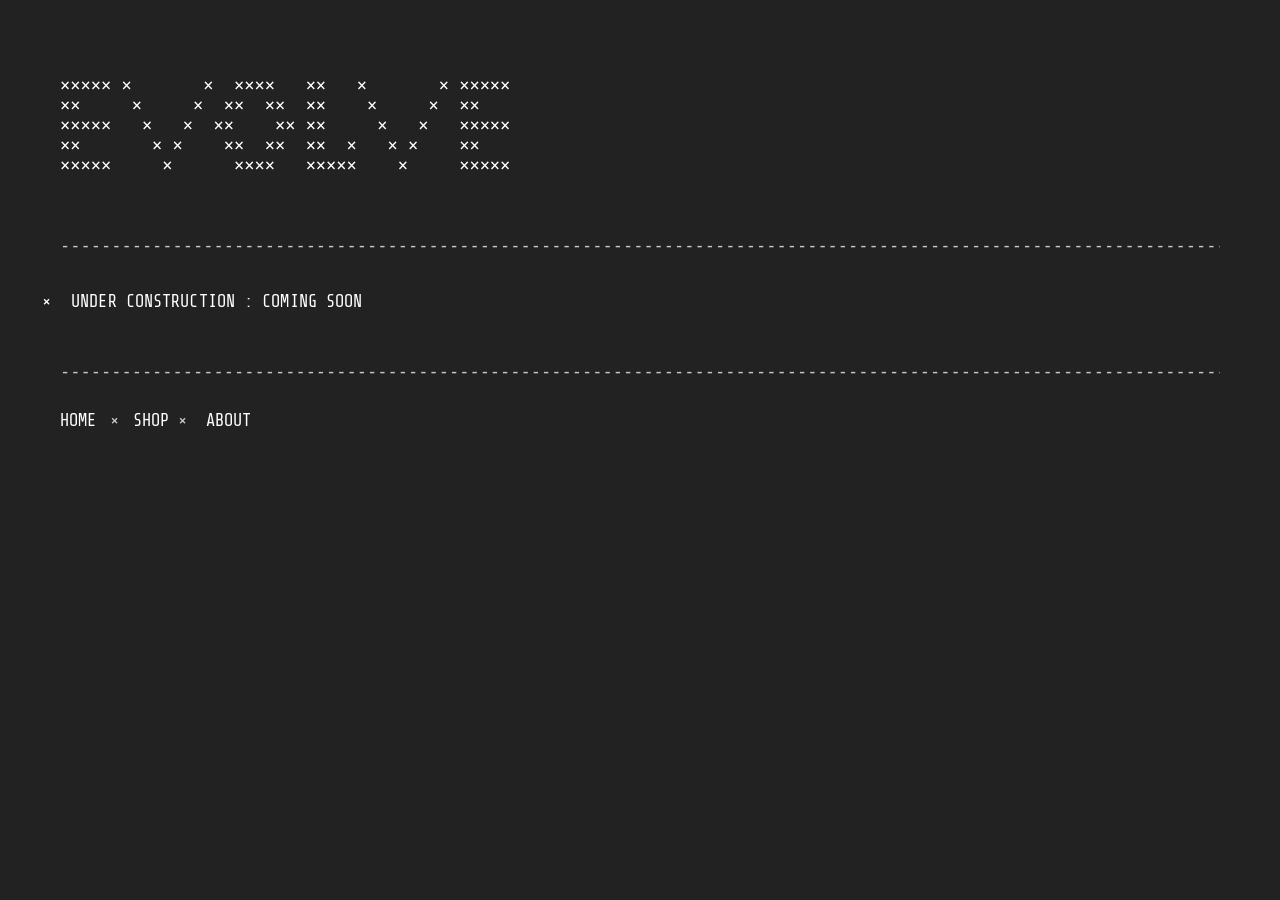
<file: evolvevr/index.html>
<!-- 
=============================
EVOLVE 
=============================
 -->

<!DOCTYPE html>
<html>
<head>
    <title>evolve</title>
    <!--link rel="shortcut icon" href="images/avatar.png"-->
    <link href='https://fonts.googleapis.com/css?family=Share+Tech+Mono' rel='stylesheet' type='text/css'>
    <link rel="stylesheet" type="text/css" href="css/style.css" media="screen">
</head>

<body>
    
    <div id="page">
        <div id="content">
        <div id="header"><pre>
<a class="node" href="">

&#215;&#215;&#215;&#215;&#215; &#215;       &#215;  &#215;&#215;&#215;&#215;   &#215;&#215;   &#215;       &#215; &#215;&#215;&#215;&#215;&#215;
&#215;&#215;     &#215;     &#215;  &#215;&#215;  &#215;&#215;  &#215;&#215;    &#215;     &#215;  &#215;&#215;  
&#215;&#215;&#215;&#215;&#215;   &#215;   &#215;  &#215;&#215;    &#215;&#215; &#215;&#215;     &#215;   &#215;   &#215;&#215;&#215;&#215;&#215;    
&#215;&#215;       &#215; &#215;    &#215;&#215;  &#215;&#215;  &#215;&#215;  &#215;   &#215; &#215;    &#215;&#215;
&#215;&#215;&#215;&#215;&#215;     &#215;      &#215;&#215;&#215;&#215;   &#215;&#215;&#215;&#215;&#215;    &#215;     &#215;&#215;&#215;&#215;&#215;  

</a> 

[base64]</pre>
            </div>
            
            <div id="list">
            
            <ul

                
                <li>
                    <a href="">
                        <span alt="highlight" class="important">&#215;</span><span class="notification"></span><span>UNDER CONSTRUCTION : COMING SOON</span>
                    </a>
                </li>

                

            </ul>
            </div>

            <div id="footer">
                <pre>[base64]</pre>
                <div class="filter">
                <a href="">HOME</a>

                <span class="footeritems">  &#215; </span>
                <a href="">SHOP</a>
                
                <span class="footdogs">  &#215; </span>
                <a target="_blank" href="">ABOUT</a>

                </div>

        </div>

</body>
</html>
</file>
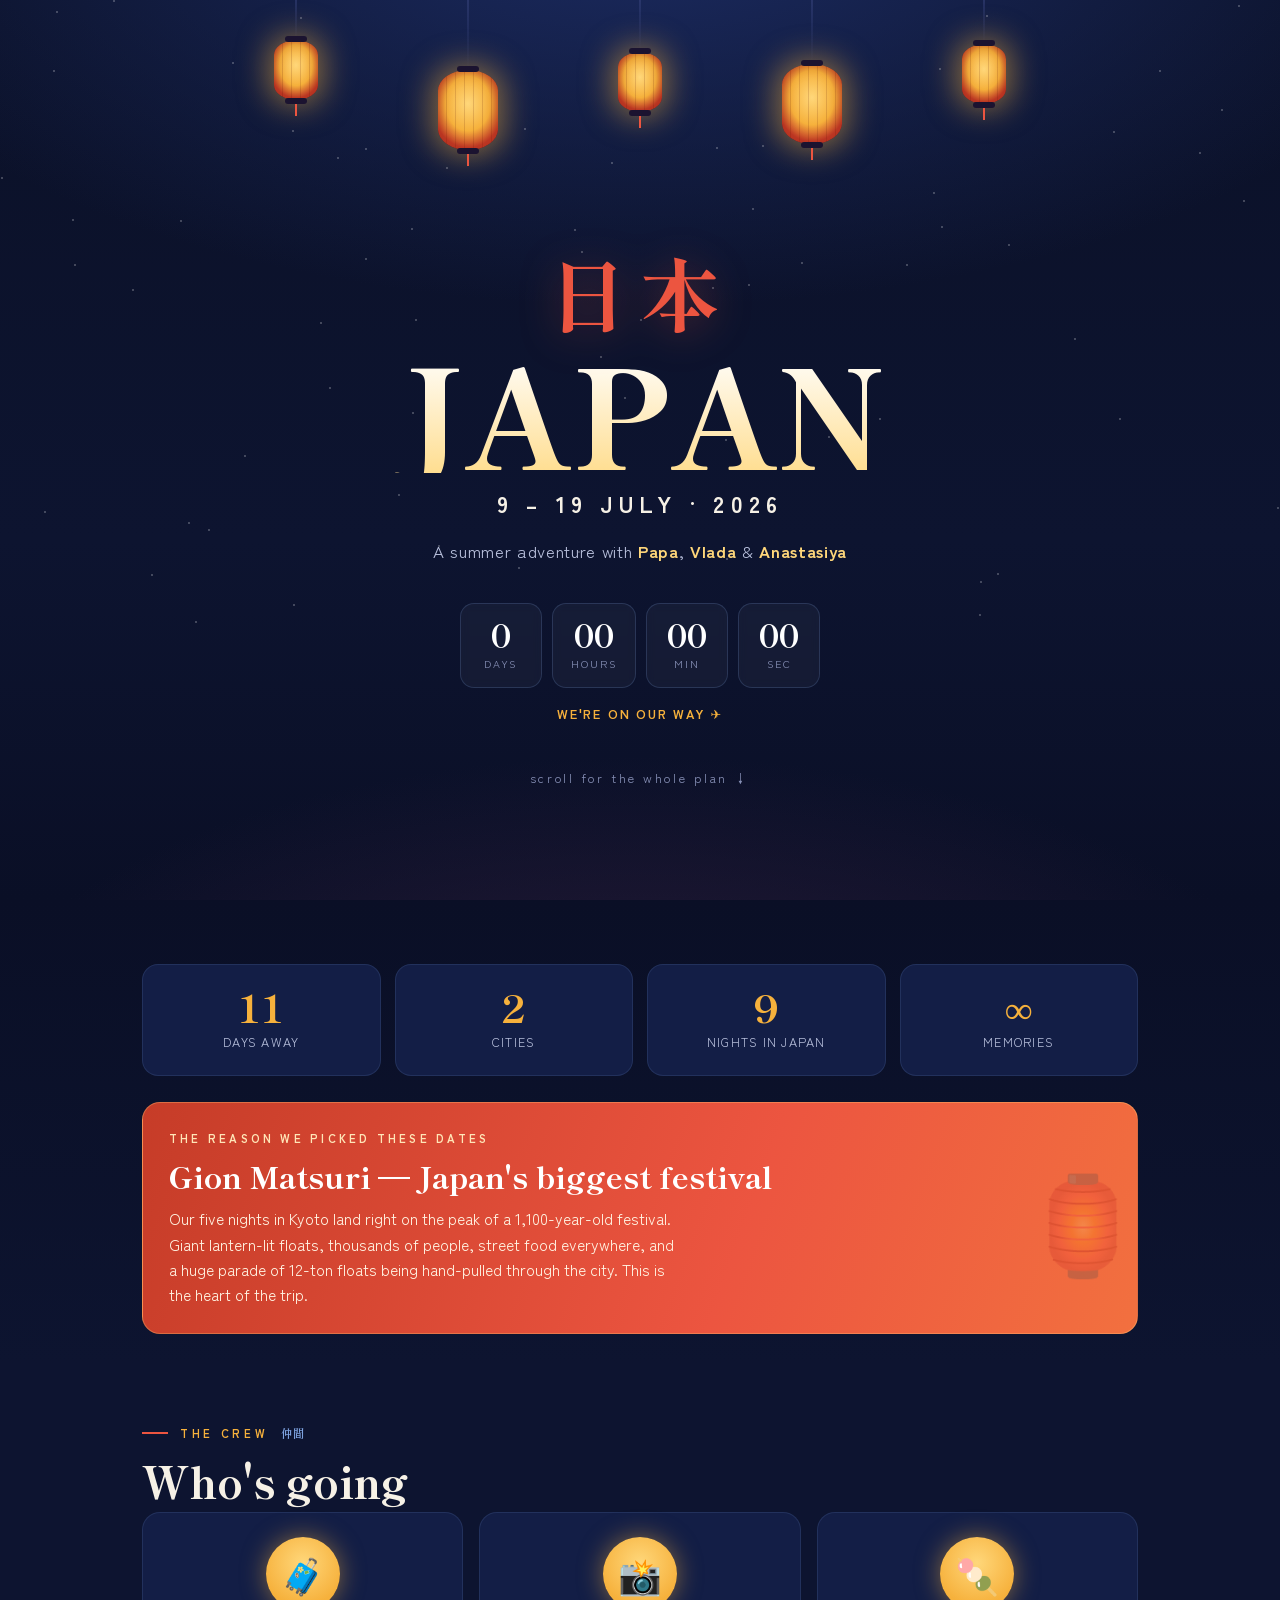
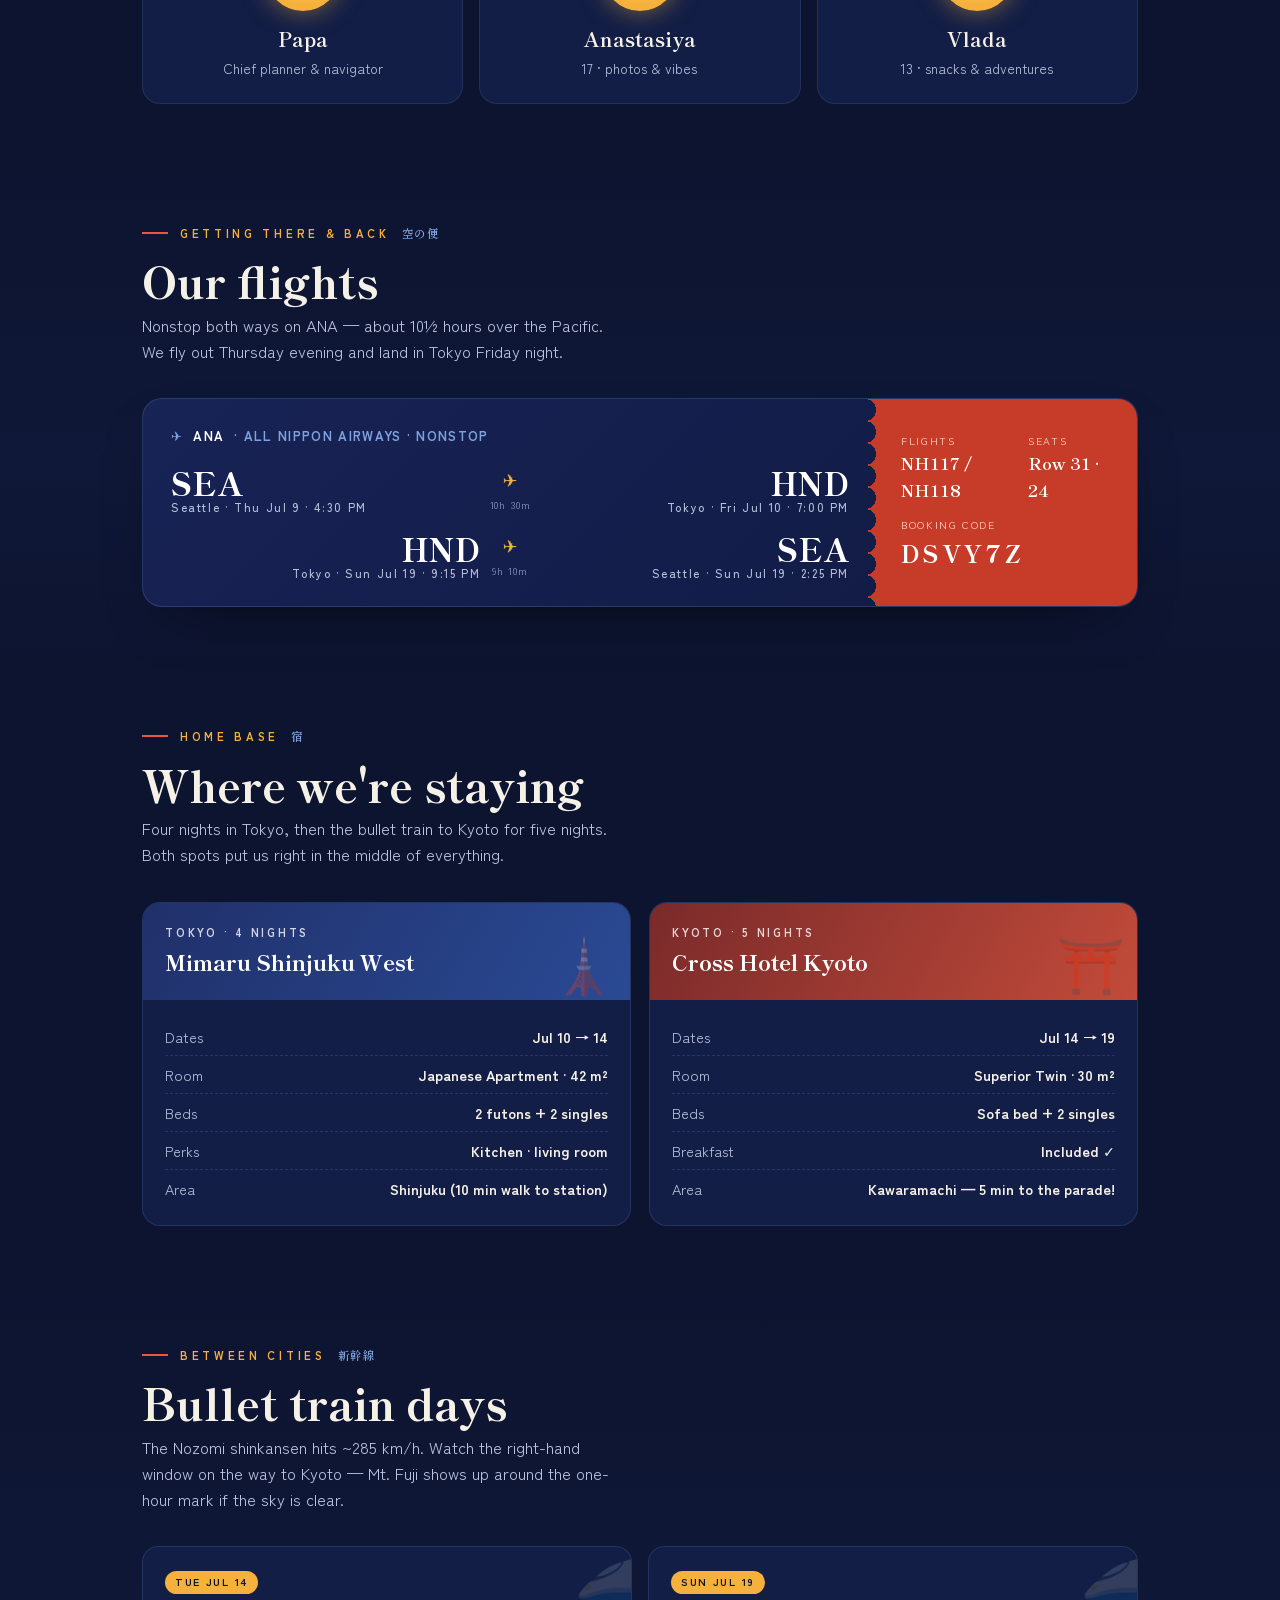
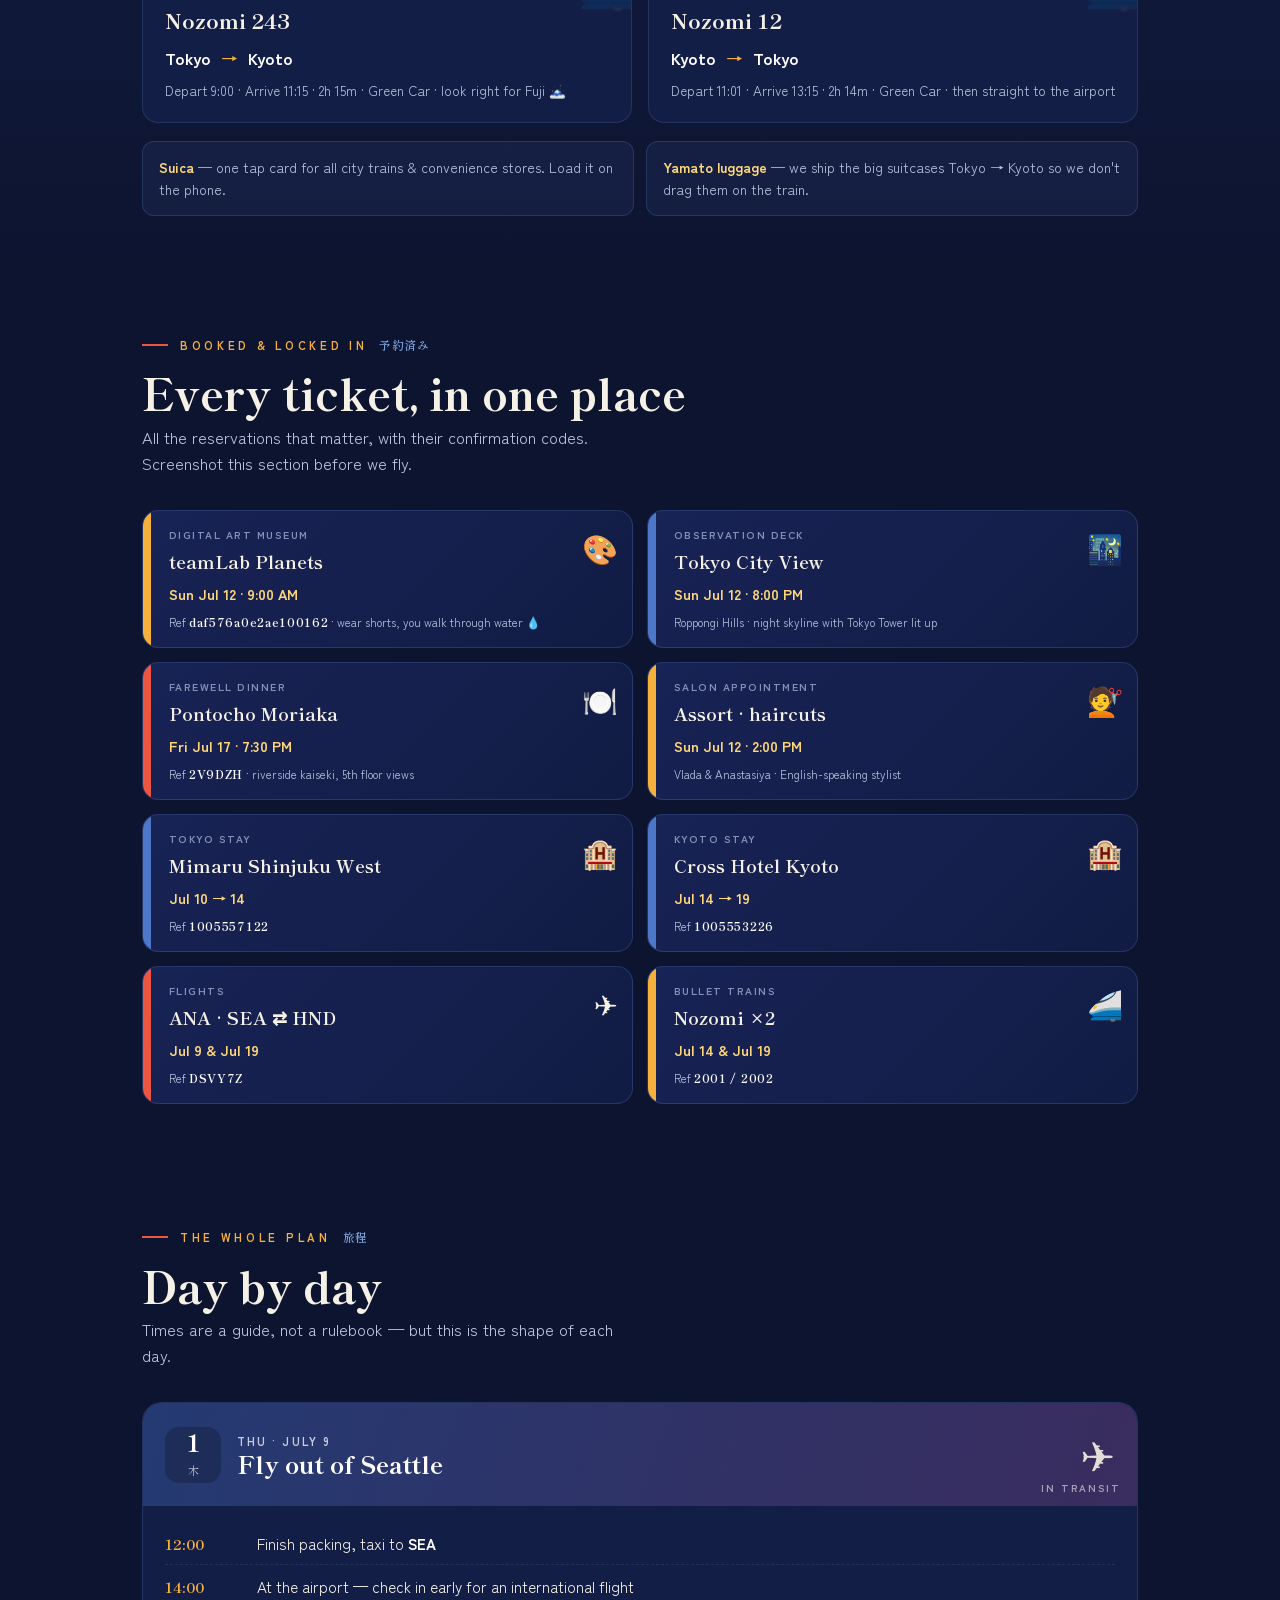
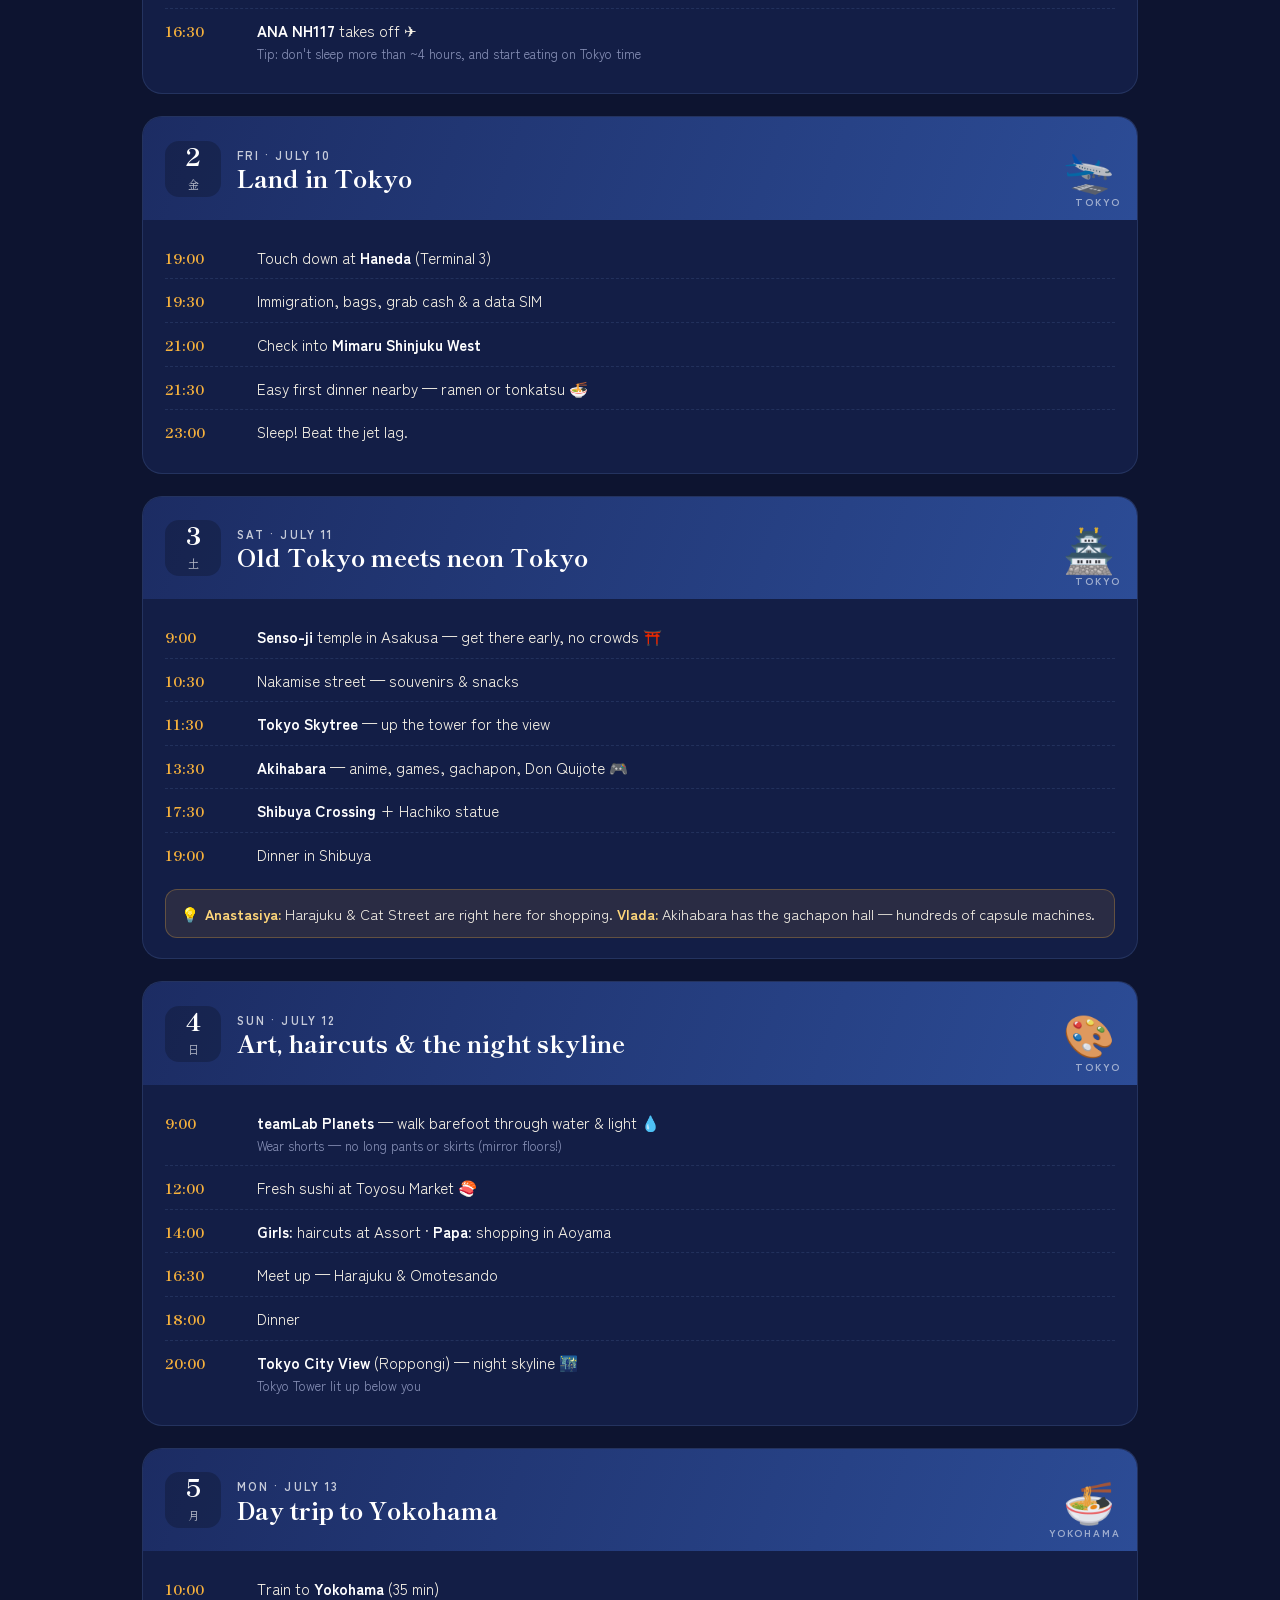
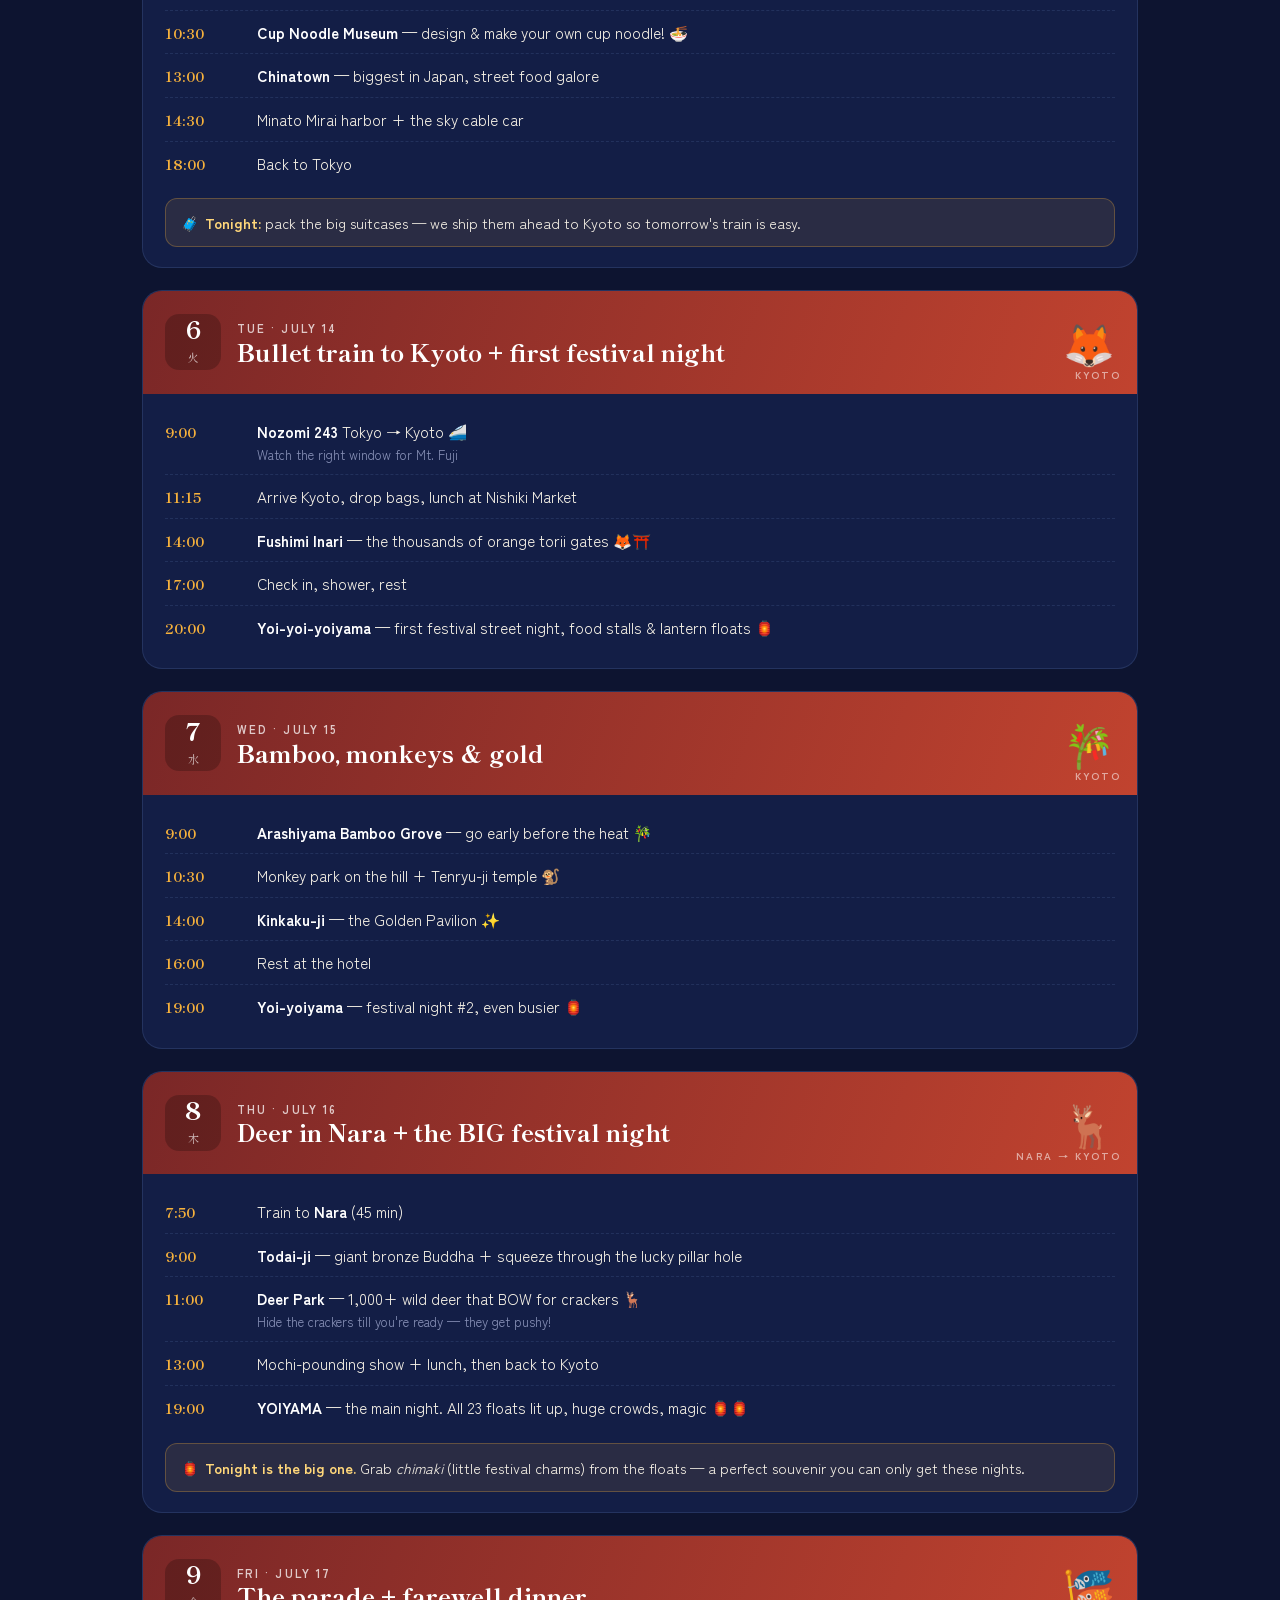
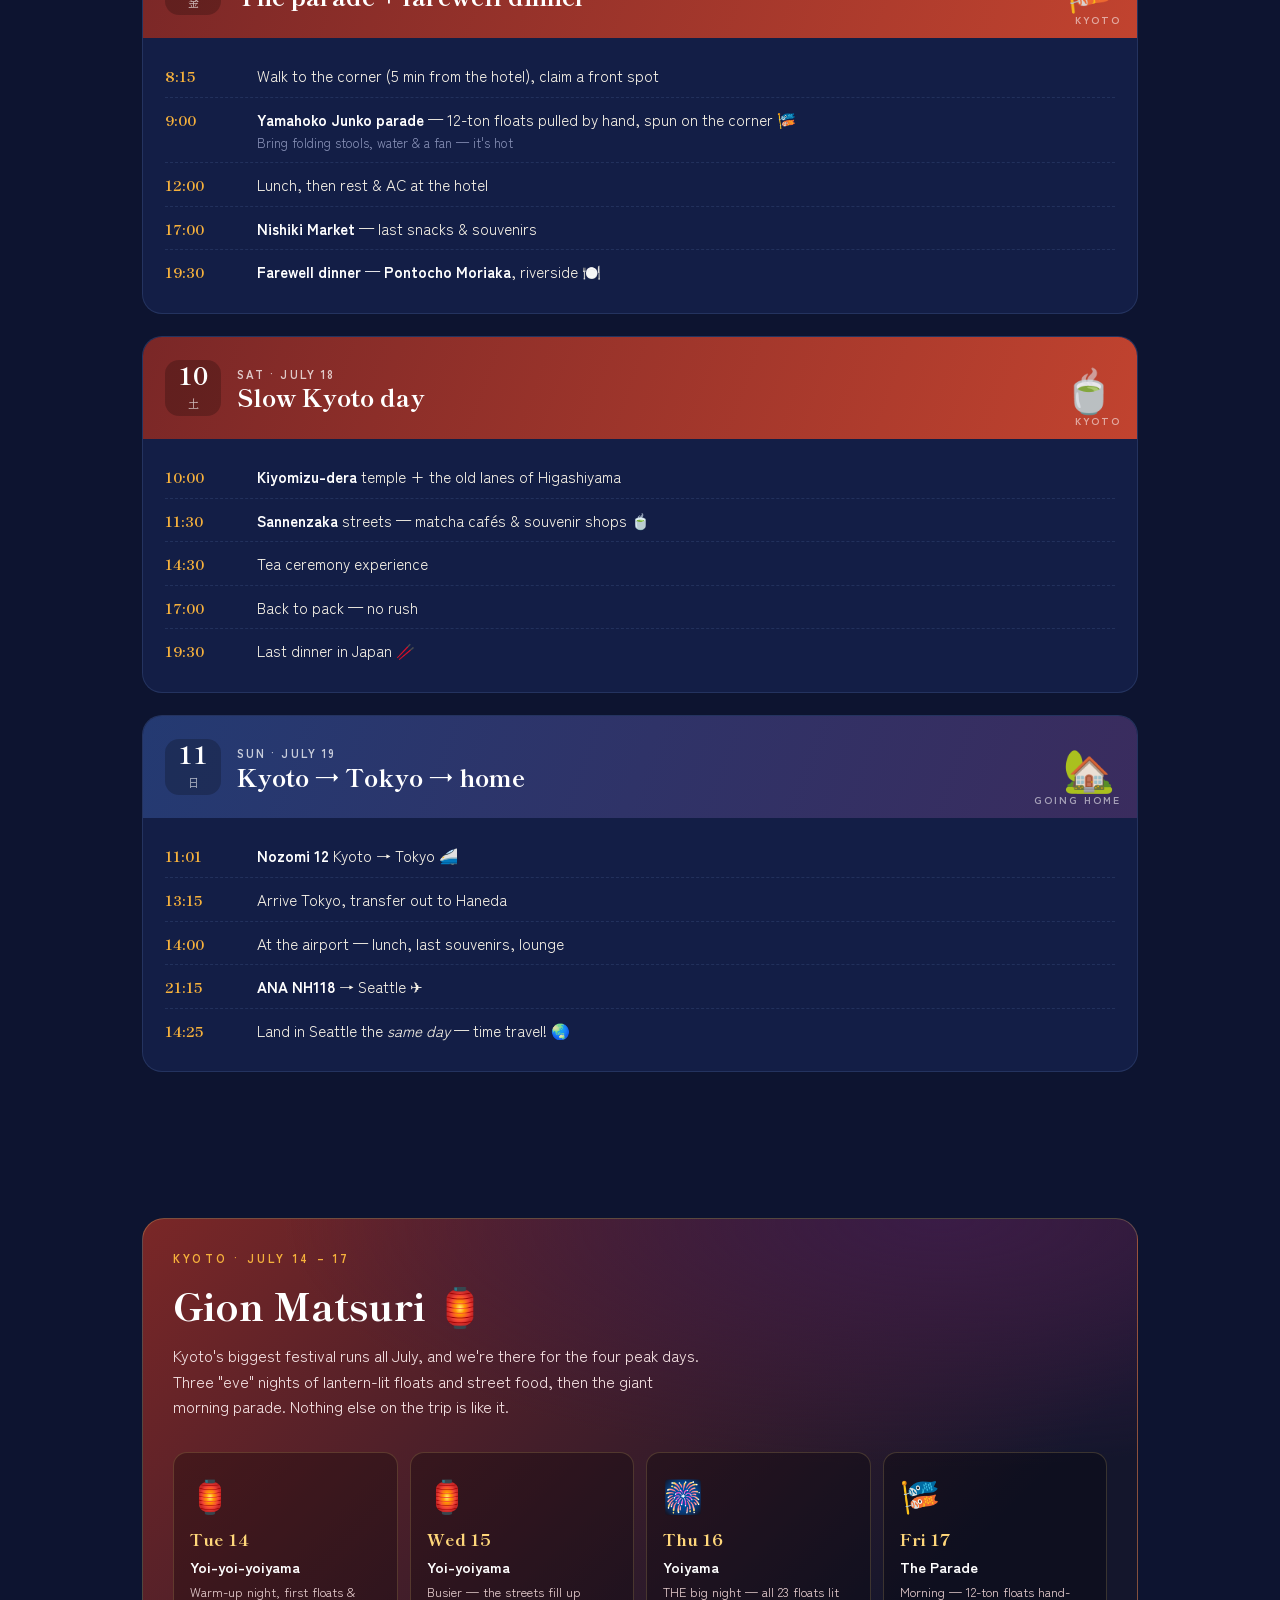
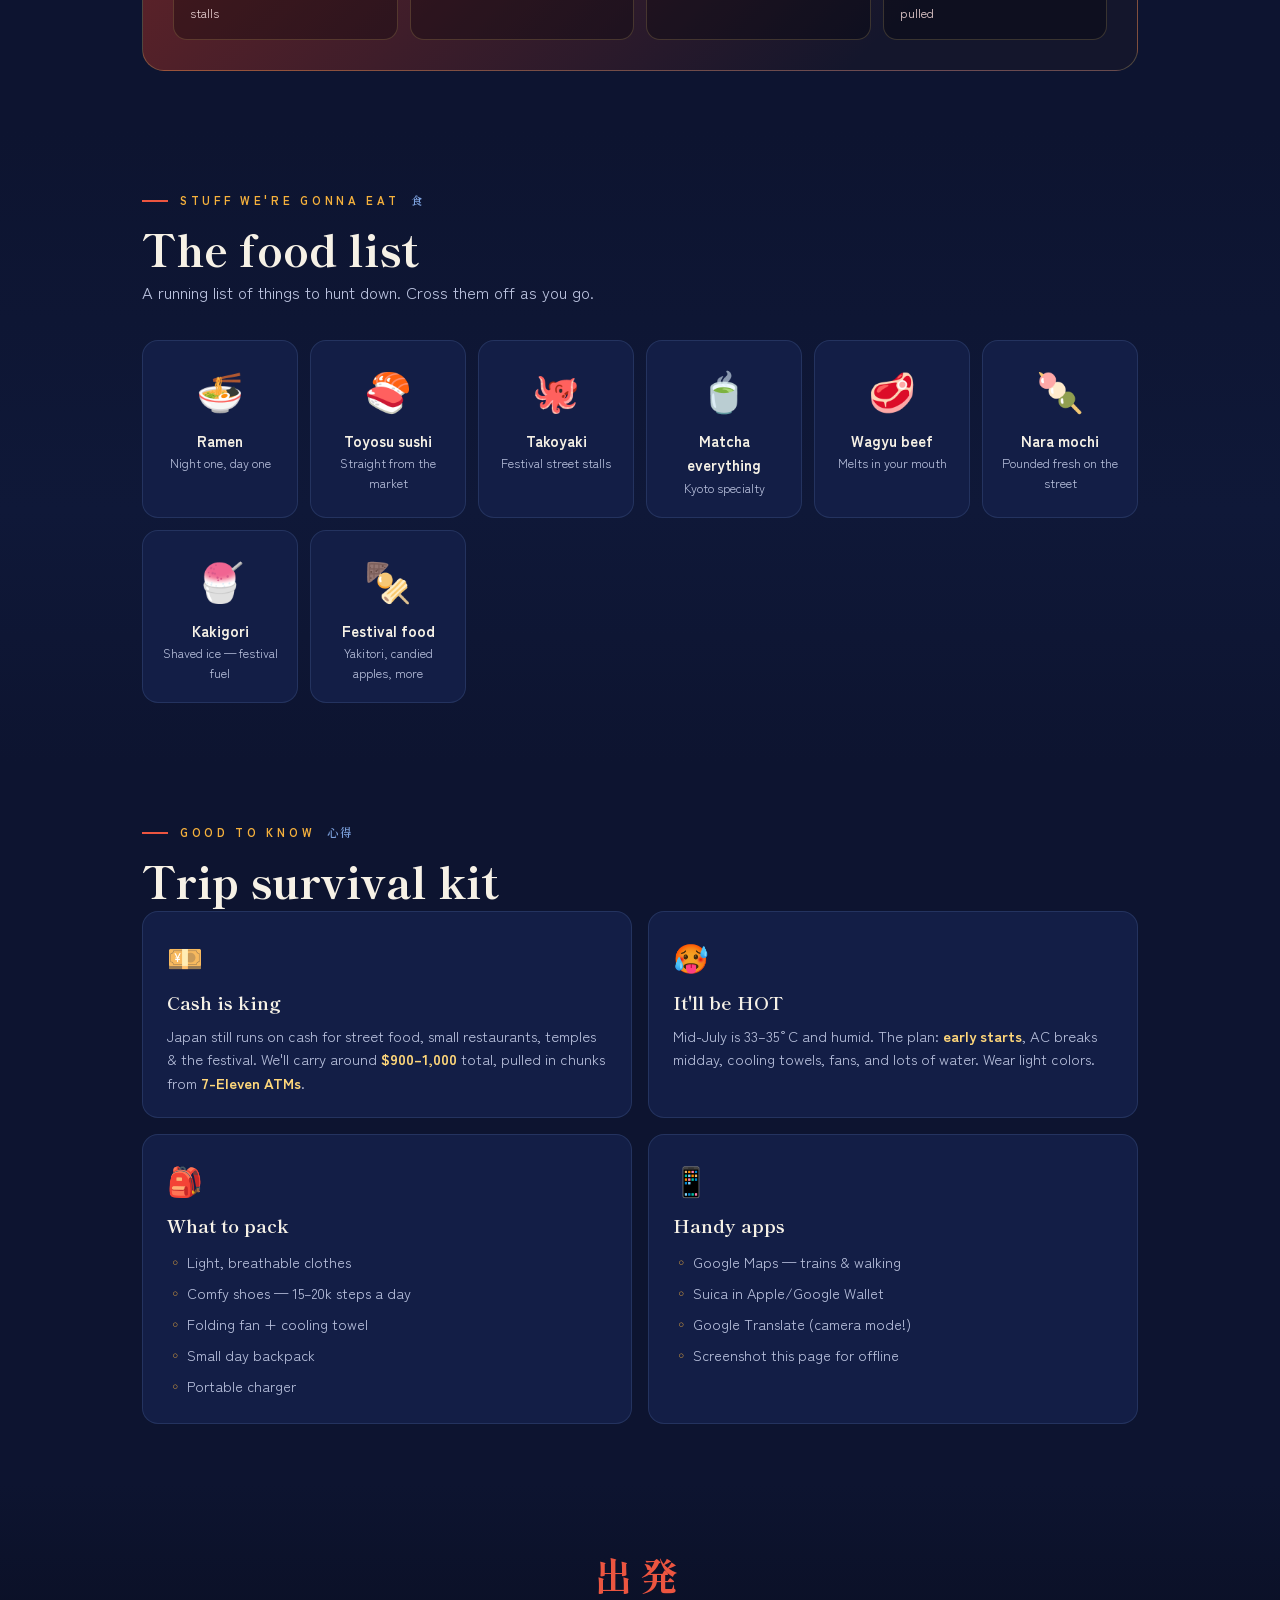
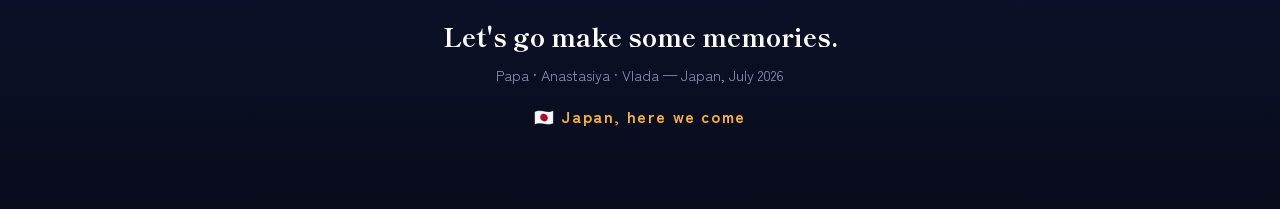
<file: japan-2026.html>
<!DOCTYPE html>
<html lang="en">
<head>
<meta charset="UTF-8">
<meta name="viewport" content="width=device-width, initial-scale=1.0">
<title>Japan 2026 · Our Trip</title>
<link rel="preconnect" href="https://fonts.googleapis.com">
<link rel="preconnect" href="https://fonts.gstatic.com" crossorigin>
<link href="https://fonts.googleapis.com/css2?family=Shippori+Mincho:wght@500;600;700;800&family=Zen+Kaku+Gothic+New:wght@400;500;700;900&display=swap" rel="stylesheet">
<style>
  :root{
    --night:#0d1430; --night2:#131e46; --panel:#182356; --indigo:#233a72;
    --ai:#4d78c9; --ai-soft:#7ea3e0;
    --lantern:#f6b13c; --lantern-hot:#ffd77a; --lantern-glow:rgba(246,177,60,.5);
    --verm:#ec5540; --verm-deep:#c63c28;
    --paper:#f6f1e6; --dim:#b9c1dd; --dimmer:#8790b6;
    --ink:#080b1a;
    --sans:"Zen Kaku Gothic New",system-ui,sans-serif;
    --serif:"Shippori Mincho",Georgia,serif;
  }
  *{box-sizing:border-box;margin:0;padding:0}
  html{scroll-behavior:smooth}
  body{
    font-family:var(--sans); background:var(--night); color:var(--paper);
    line-height:1.6; -webkit-font-smoothing:antialiased; overflow-x:hidden;
  }
  .wrap{max-width:1040px;margin:0 auto;padding:0 22px}
  section{position:relative}
  a{color:var(--lantern-hot);text-decoration:none}
  a:hover{text-decoration:underline}

  /* ===== eyebrows / dividers ===== */
  .eyebrow{
    font-size:.72rem;letter-spacing:.32em;text-transform:uppercase;
    color:var(--lantern);font-weight:700;display:flex;align-items:center;gap:12px;margin-bottom:14px;
  }
  .eyebrow::before{content:"";width:26px;height:2px;background:var(--verm);display:inline-block}
  .eyebrow .jp{font-family:var(--serif);letter-spacing:.05em;color:var(--ai-soft);font-weight:600}
  h2.sec{font-family:var(--serif);font-weight:800;font-size:clamp(1.7rem,4.4vw,2.7rem);line-height:1.15;margin-bottom:6px}
  .sec-sub{color:var(--dim);max-width:60ch;margin-bottom:34px;font-size:1.02rem}

  /* ===== HERO ===== */
  .hero{
    min-height:100svh;display:flex;flex-direction:column;justify-content:center;
    padding:70px 0 50px;position:relative;overflow:hidden;
    background:
      radial-gradient(120% 80% at 50% -10%, #1c2c63 0%, rgba(28,44,99,0) 55%),
      radial-gradient(90% 60% at 50% 120%, #2a1c3a 0%, rgba(42,28,58,0) 60%),
      linear-gradient(180deg,#0b1128 0%,#0d1430 60%,#0a0f26 100%);
  }
  .stars{position:absolute;inset:0;pointer-events:none;opacity:.6}
  .stars i{position:absolute;width:2px;height:2px;border-radius:50%;background:#fff;opacity:.5;animation:tw 4s ease-in-out infinite}
  @keyframes tw{0%,100%{opacity:.15}50%{opacity:.7}}

  /* hanging lanterns */
  .lanterns{position:absolute;top:0;left:0;right:0;height:230px;display:flex;justify-content:center;gap:min(11vw,120px);pointer-events:none}
  .lstring{position:relative;transform-origin:top center;animation:sway 6s ease-in-out infinite}
  .lstring:nth-child(2){animation-delay:-1.5s}
  .lstring:nth-child(3){animation-delay:-3s}
  .lstring:nth-child(4){animation-delay:-.7s}
  .lstring:nth-child(5){animation-delay:-2.4s}
  @keyframes sway{0%,100%{transform:rotate(-2.4deg)}50%{transform:rotate(2.4deg)}}
  .lstring::before{content:"";position:absolute;top:0;left:50%;width:1px;height:var(--h,54px);background:linear-gradient(#3a4680,transparent);transform:translateX(-50%)}
  .lantern{
    position:relative;margin-top:var(--h,54px);width:44px;height:60px;border-radius:44px/30px;
    background:radial-gradient(60% 55% at 50% 42%, var(--lantern-hot), var(--lantern) 62%, var(--verm-deep) 100%);
    box-shadow:0 0 30px 6px var(--lantern-glow), inset 0 0 14px rgba(120,20,0,.35);
    animation:glow 5s ease-in-out infinite;
  }
  .lantern::before,.lantern::after{content:"";position:absolute;left:50%;transform:translateX(-50%);width:22px;height:6px;background:#1b1330;border-radius:3px}
  .lantern::before{top:-4px}
  .lantern::after{bottom:-4px}
  .lantern span{position:absolute;inset:0;border-radius:inherit;background:
    repeating-linear-gradient(90deg,transparent 0 8px,rgba(90,20,0,.16) 8px 9px)}
  .lantern small{position:absolute;left:50%;bottom:-16px;transform:translateX(-50%);width:2px;height:12px;background:var(--verm)}
  .lstring.big .lantern{width:60px;height:80px}
  @keyframes glow{0%,100%{box-shadow:0 0 26px 4px var(--lantern-glow),inset 0 0 14px rgba(120,20,0,.35)}50%{box-shadow:0 0 46px 12px var(--lantern-glow),inset 0 0 14px rgba(120,20,0,.35)}}

  .hero-inner{position:relative;z-index:2;text-align:center;padding-top:120px}
  .hero .kanji{font-family:var(--serif);font-size:clamp(2.6rem,9vw,5rem);font-weight:800;color:var(--verm);letter-spacing:.15em;line-height:1;filter:drop-shadow(0 4px 20px rgba(236,85,64,.35))}
  .hero h1{font-family:var(--serif);font-weight:800;font-size:clamp(3.2rem,15vw,8.5rem);line-height:.92;letter-spacing:-.01em;margin:.12em 0 .1em;
    background:linear-gradient(180deg,#fff 0%,var(--lantern-hot) 120%);-webkit-background-clip:text;background-clip:text;color:transparent}
  .hero .dates{font-size:clamp(1rem,2.6vw,1.4rem);letter-spacing:.28em;color:var(--paper);font-weight:700;text-transform:uppercase}
  .hero .crew{margin-top:16px;color:var(--dim);letter-spacing:.04em;font-size:1.05rem}
  .hero .crew b{color:var(--lantern-hot);font-weight:700}

  /* countdown */
  .count{display:flex;justify-content:center;gap:10px;margin-top:38px;flex-wrap:wrap}
  .count .u{background:rgba(255,255,255,.04);border:1px solid rgba(126,163,224,.2);border-radius:14px;padding:14px 18px;min-width:82px;backdrop-filter:blur(4px)}
  .count .n{font-family:var(--serif);font-weight:800;font-size:2rem;line-height:1;color:#fff}
  .count .l{font-size:.66rem;letter-spacing:.2em;text-transform:uppercase;color:var(--dimmer);margin-top:6px}
  .count-label{margin-top:16px;color:var(--lantern);font-weight:700;letter-spacing:.14em;font-size:.8rem;text-transform:uppercase}
  .scrollcue{margin-top:44px;color:var(--dimmer);font-size:.8rem;letter-spacing:.2em;animation:bob 2s ease-in-out infinite}
  @keyframes bob{0%,100%{transform:translateY(0);opacity:.6}50%{transform:translateY(6px);opacity:1}}

  /* ===== GLANCE STATS ===== */
  .glance{padding:64px 0 30px;background:linear-gradient(180deg,#0a0f26,#0d1430)}
  .stats{display:grid;grid-template-columns:repeat(4,1fr);gap:14px}
  .stat{background:var(--night2);border:1px solid rgba(126,163,224,.14);border-radius:16px;padding:22px 18px;text-align:center}
  .stat .big{font-family:var(--serif);font-weight:800;font-size:2.4rem;line-height:1;color:var(--lantern)}
  .stat .cap{font-size:.78rem;letter-spacing:.1em;text-transform:uppercase;color:var(--dim);margin-top:8px}
  .banner{margin-top:26px;border-radius:18px;padding:26px 26px;position:relative;overflow:hidden;
    background:linear-gradient(110deg,var(--verm-deep),var(--verm) 60%,#f2703f);border:1px solid rgba(255,215,122,.3)}
  .banner .lab{font-size:.72rem;letter-spacing:.28em;text-transform:uppercase;font-weight:700;color:#ffe6b8}
  .banner h3{font-family:var(--serif);font-weight:800;font-size:clamp(1.3rem,3.6vw,1.9rem);margin:4px 0 6px;color:#fff}
  .banner p{color:#fff3e2;max-width:64ch;font-size:.98rem}
  .banner .emoji{position:absolute;right:-6px;top:50%;transform:translateY(-50%);font-size:6rem;opacity:.22}

  /* ===== SECTION SHELL ===== */
  .block{padding:60px 0}
  .block.alt{background:linear-gradient(180deg,#0d1430,#0f1838 60%,#0d1430)}

  /* crew cards */
  .crew-grid{display:grid;grid-template-columns:repeat(3,1fr);gap:16px}
  .person{background:var(--night2);border:1px solid rgba(126,163,224,.14);border-radius:18px;padding:24px;text-align:center}
  .person .av{width:74px;height:74px;margin:0 auto 12px;border-radius:50%;display:grid;place-items:center;font-size:2.2rem;
    background:radial-gradient(circle at 50% 35%,var(--lantern-hot),var(--lantern) 70%);box-shadow:0 0 24px var(--lantern-glow)}
  .person h4{font-family:var(--serif);font-size:1.25rem;font-weight:700}
  .person .role{color:var(--dim);font-size:.86rem;margin-top:2px}

  /* boarding pass */
  .pass{background:linear-gradient(135deg,#182356,#101a42);border-radius:20px;overflow:hidden;border:1px solid rgba(126,163,224,.2);
    display:grid;grid-template-columns:1fr 260px;box-shadow:0 24px 60px -30px rgba(0,0,0,.7)}
  .pass .main{padding:26px 28px}
  .pass .brand{display:flex;align-items:center;gap:10px;color:var(--ai-soft);font-weight:700;letter-spacing:.1em;font-size:.82rem;text-transform:uppercase}
  .pass .brand b{color:#fff}
  .legs{display:grid;gap:18px;margin-top:20px}
  .leg{display:grid;grid-template-columns:1fr auto 1fr;align-items:center;gap:12px}
  .leg .port{font-family:var(--serif);font-weight:800;font-size:2rem;line-height:1;color:#fff}
  .leg .port small{display:block;font-family:var(--sans);font-weight:500;font-size:.72rem;letter-spacing:.14em;color:var(--dim);margin-top:4px}
  .leg .arrow{color:var(--lantern);font-size:1.1rem;position:relative;text-align:center}
  .leg .arrow small{display:block;font-size:.66rem;color:var(--dimmer);letter-spacing:.08em;margin-top:3px}
  .leg.ret .port{text-align:right}
  .pass .stub{background:var(--verm-deep);padding:26px 24px;position:relative;display:flex;flex-direction:column;justify-content:center;gap:14px}
  .pass .stub::before{content:"";position:absolute;left:-12px;top:0;bottom:0;width:24px;background:radial-gradient(circle at left,transparent 0 11px,var(--verm-deep) 11px);
    background-size:24px 22px;background-repeat:repeat-y;left:-12px}
  .stub .row2{display:flex;justify-content:space-between;gap:8px}
  .stub .k{font-size:.64rem;letter-spacing:.16em;text-transform:uppercase;color:#ffd7c9}
  .stub .v{font-family:var(--serif);font-weight:700;color:#fff;font-size:1.05rem}
  .stub .pnr{font-size:.64rem;letter-spacing:.16em;text-transform:uppercase;color:#ffd7c9}
  .stub .pnrv{font-family:var(--serif);font-weight:800;font-size:1.5rem;letter-spacing:.14em;color:#fff}

  /* two hotels */
  .hotels{display:grid;grid-template-columns:1fr 1fr;gap:18px}
  .hotel{background:var(--night2);border:1px solid rgba(126,163,224,.16);border-radius:18px;overflow:hidden}
  .hotel .top{padding:20px 22px;position:relative;overflow:hidden}
  .hotel.tok .top{background:linear-gradient(120deg,#20306a,#2a4a94)}
  .hotel.kyo .top{background:linear-gradient(120deg,#7a2a2a,#c24b3a)}
  .hotel .city{font-size:.72rem;letter-spacing:.24em;text-transform:uppercase;font-weight:700;color:rgba(255,255,255,.8)}
  .hotel .top h4{font-family:var(--serif);font-weight:800;font-size:1.35rem;margin-top:4px;color:#fff}
  .hotel .top .em{position:absolute;right:12px;bottom:-6px;font-size:3.4rem;opacity:.3}
  .hotel .body{padding:18px 22px}
  .hotel .kv{display:flex;justify-content:space-between;padding:7px 0;border-bottom:1px dashed rgba(126,163,224,.18);font-size:.9rem}
  .hotel .kv:last-child{border-bottom:0}
  .hotel .kv span{color:var(--dim)}
  .hotel .kv b{color:var(--paper);font-weight:700;text-align:right}

  /* transit cards */
  .transit{display:grid;grid-template-columns:1fr 1fr;gap:16px}
  .train{background:var(--night2);border:1px solid rgba(126,163,224,.16);border-radius:16px;padding:20px 22px;position:relative;overflow:hidden}
  .train .tag{display:inline-block;font-size:.66rem;letter-spacing:.16em;text-transform:uppercase;font-weight:700;color:#0d1430;background:var(--lantern);padding:3px 10px;border-radius:20px}
  .train h4{font-family:var(--serif);font-weight:800;font-size:1.3rem;margin:10px 0 2px}
  .train .rt{display:flex;align-items:center;gap:10px;color:#fff;font-weight:700;margin-top:8px;font-size:1.05rem}
  .train .rt .a{color:var(--lantern)}
  .train .meta{color:var(--dim);font-size:.84rem;margin-top:8px}
  .train .em{position:absolute;right:-4px;top:-4px;font-size:3rem;opacity:.16}
  .tips{margin-top:18px;display:grid;grid-template-columns:1fr 1fr;gap:12px}
  .tip{background:rgba(77,120,201,.1);border:1px solid rgba(126,163,224,.18);border-radius:12px;padding:14px 16px;font-size:.88rem;color:var(--dim)}
  .tip b{color:var(--lantern-hot)}

  /* tickets grid */
  .tix{display:grid;grid-template-columns:repeat(2,1fr);gap:14px}
  .ticket{background:linear-gradient(135deg,#182356,#111c44);border:1px solid rgba(126,163,224,.18);border-radius:16px;padding:0;overflow:hidden;display:flex}
  .ticket .side{width:8px;background:var(--verm)}
  .ticket.blue .side{background:var(--ai)}
  .ticket.gold .side{background:var(--lantern)}
  .ticket .inner{padding:16px 18px;flex:1;position:relative}
  .ticket .em{position:absolute;right:14px;top:14px;font-size:1.8rem}
  .ticket .lab{font-size:.66rem;letter-spacing:.14em;text-transform:uppercase;color:var(--dimmer);font-weight:700}
  .ticket h4{font-family:var(--serif);font-weight:700;font-size:1.12rem;margin:3px 0 6px;padding-right:34px}
  .ticket .when{color:var(--lantern-hot);font-weight:700;font-size:.9rem}
  .ticket .ref{margin-top:8px;font-size:.72rem;color:var(--dim)}
  .ticket .ref b{font-family:var(--serif);letter-spacing:.06em;color:#fff}

  /* ===== TIMELINE / DAYS ===== */
  .days{padding:64px 0}
  .timeline{position:relative;padding-left:0}
  .day{position:relative;margin-bottom:22px}
  .day-card{background:var(--night2);border:1px solid rgba(126,163,224,.16);border-radius:20px;overflow:hidden;
    opacity:0;transform:translateY(24px);transition:opacity .6s ease,transform .6s ease}
  .day-card.in{opacity:1;transform:none}
  .day-head{display:flex;align-items:center;gap:16px;padding:18px 22px;position:relative;overflow:hidden}
  .day-head.tokyo{background:linear-gradient(110deg,#1c2c63,#2c4c96)}
  .day-head.kyoto{background:linear-gradient(110deg,#7a2727,#c1432f)}
  .day-head.travel{background:linear-gradient(110deg,#243a72,#3a2c5e)}
  .day-num{flex:none;width:56px;height:56px;border-radius:14px;background:rgba(0,0,0,.22);display:grid;place-items:center;text-align:center}
  .day-num .d{font-family:var(--serif);font-weight:800;font-size:1.5rem;line-height:1;color:#fff}
  .day-num .k{font-size:.7rem;color:rgba(255,255,255,.7);margin-top:2px;font-family:var(--serif)}
  .day-head .meta{flex:1}
  .day-head .date{font-size:.72rem;letter-spacing:.18em;text-transform:uppercase;color:rgba(255,255,255,.75);font-weight:700}
  .day-head h3{font-family:var(--serif);font-weight:800;font-size:clamp(1.15rem,3vw,1.5rem);color:#fff;line-height:1.15}
  .day-head .stamp{font-size:2.6rem;opacity:.9;flex:none}
  .day-head .cityb{position:absolute;right:16px;bottom:10px;font-size:.64rem;letter-spacing:.2em;text-transform:uppercase;color:rgba(255,255,255,.55);font-weight:700}

  .day-body{padding:6px 22px 20px}
  .sched{list-style:none;margin:10px 0 0}
  .sched li{display:grid;grid-template-columns:78px 1fr;gap:14px;padding:9px 0;border-bottom:1px dashed rgba(126,163,224,.14);align-items:baseline}
  .sched li:last-child{border-bottom:0}
  .sched .t{font-family:var(--serif);font-weight:700;color:var(--lantern);font-size:.92rem;white-space:nowrap}
  .sched .act{color:var(--paper);font-size:.95rem}
  .sched .act b{color:#fff}
  .sched .act .note{display:block;color:var(--dimmer);font-size:.82rem;margin-top:1px}
  .hl{margin-top:14px;background:rgba(246,177,60,.1);border:1px solid rgba(246,177,60,.28);border-radius:12px;padding:12px 15px;font-size:.9rem;color:var(--paper)}
  .hl b{color:var(--lantern-hot)}
  .hl .em{margin-right:6px}

  /* festival spotlight */
  .spot{border-radius:22px;overflow:hidden;border:1px solid rgba(255,215,122,.25);
    background:radial-gradient(120% 100% at 80% 0%, #3a1c46 0%, rgba(58,28,70,0) 55%),linear-gradient(135deg,#7a2727,#14162c 80%)}
  .spot .top{padding:30px 30px 10px}
  .spot .lab{font-size:.72rem;letter-spacing:.28em;text-transform:uppercase;font-weight:700;color:var(--lantern)}
  .spot h3{font-family:var(--serif);font-weight:800;font-size:clamp(1.6rem,4.5vw,2.4rem);color:#fff;margin:6px 0 8px}
  .spot p.intro{color:#f2dfe0;max-width:66ch}
  .fest-nights{padding:14px 30px 30px;display:grid;grid-template-columns:repeat(4,1fr);gap:12px;margin-top:8px}
  .fnight{background:rgba(0,0,0,.28);border:1px solid rgba(255,215,122,.18);border-radius:14px;padding:16px}
  .fnight .n{font-size:2rem}
  .fnight .dt{font-family:var(--serif);font-weight:800;color:var(--lantern-hot);font-size:1.05rem;margin-top:6px}
  .fnight .nm{font-weight:700;color:#fff;font-size:.92rem;margin-top:2px}
  .fnight .ds{color:#e8cfd0;font-size:.8rem;margin-top:4px}

  /* food strip */
  .food{display:grid;grid-template-columns:repeat(auto-fit,minmax(140px,1fr));gap:12px}
  .bite{background:var(--night2);border:1px solid rgba(126,163,224,.16);border-radius:16px;padding:18px 16px;text-align:center}
  .bite .e{font-size:2.4rem}
  .bite .nm{font-weight:700;margin-top:8px;font-size:.95rem}
  .bite .ds{color:var(--dim);font-size:.78rem;margin-top:2px}

  /* know before */
  .kb-grid{display:grid;grid-template-columns:repeat(2,1fr);gap:16px}
  .kb{background:var(--night2);border:1px solid rgba(126,163,224,.16);border-radius:16px;padding:22px 24px}
  .kb .e{font-size:1.8rem}
  .kb h4{font-family:var(--serif);font-weight:700;font-size:1.15rem;margin:8px 0 6px}
  .kb p{color:var(--dim);font-size:.92rem}
  .kb p b{color:var(--lantern-hot)}
  .kb ul{list-style:none;margin-top:6px}
  .kb li{color:var(--dim);font-size:.9rem;padding:4px 0 4px 20px;position:relative}
  .kb li::before{content:"◦";position:absolute;left:4px;color:var(--lantern)}

  /* footer */
  footer{padding:60px 0 80px;text-align:center;background:linear-gradient(180deg,#0d1430,#080b1a)}
  footer .kanji{font-family:var(--serif);font-size:2.4rem;color:var(--verm);font-weight:800;letter-spacing:.2em}
  footer h3{font-family:var(--serif);font-weight:800;font-size:1.6rem;margin:10px 0 6px;color:#fff}
  footer p{color:var(--dimmer);font-size:.9rem}
  footer .mini-count{margin-top:18px;color:var(--lantern);font-weight:700;letter-spacing:.1em}

  @media(max-width:820px){
    .stats{grid-template-columns:repeat(2,1fr)}
    .crew-grid{grid-template-columns:1fr}
    .pass{grid-template-columns:1fr}
    .pass .stub::before{display:none}
    .hotels,.transit,.tix,.kb-grid{grid-template-columns:1fr}
    .tips{grid-template-columns:1fr}
    .fest-nights{grid-template-columns:1fr 1fr}
    .leg .port{font-size:1.6rem}
  }
  @media(max-width:480px){
    .fest-nights{grid-template-columns:1fr}
    .sched li{grid-template-columns:64px 1fr;gap:10px}
    .day-head .stamp{display:none}
  }
  @media(prefers-reduced-motion:reduce){
    *{animation:none!important;transition:none!important}
    .day-card{opacity:1;transform:none}
  }
</style>
</head>
<body>

<!-- ===================== HERO ===================== -->
<header class="hero">
  <div class="stars" id="stars"></div>
  <div class="lanterns">
    <div class="lstring" style="--h:40px"><div class="lantern"><span></span><small></small></div></div>
    <div class="lstring big" style="--h:70px"><div class="lantern"><span></span><small></small></div></div>
    <div class="lstring" style="--h:52px"><div class="lantern"><span></span><small></small></div></div>
    <div class="lstring big" style="--h:64px"><div class="lantern"><span></span><small></small></div></div>
    <div class="lstring" style="--h:44px"><div class="lantern"><span></span><small></small></div></div>
  </div>
  <div class="wrap hero-inner">
    <div class="kanji">日本</div>
    <h1>JAPAN</h1>
    <div class="dates">9 – 19 July · 2026</div>
    <p class="crew">A summer adventure with <b>Papa</b>, <b>Vlada</b> &amp; <b>Anastasiya</b></p>

    <div class="count" id="count">
      <div class="u"><div class="n" id="cd">–</div><div class="l">Days</div></div>
      <div class="u"><div class="n" id="ch">–</div><div class="l">Hours</div></div>
      <div class="u"><div class="n" id="cm">–</div><div class="l">Min</div></div>
      <div class="u"><div class="n" id="cs">–</div><div class="l">Sec</div></div>
    </div>
    <div class="count-label" id="countLabel">until wheels up ✈</div>
    <div class="scrollcue">scroll for the whole plan ↓</div>
  </div>
</header>

<!-- ===================== AT A GLANCE ===================== -->
<section class="glance">
  <div class="wrap">
    <div class="stats">
      <div class="stat"><div class="big">11</div><div class="cap">Days away</div></div>
      <div class="stat"><div class="big">2</div><div class="cap">Cities</div></div>
      <div class="stat"><div class="big">9</div><div class="cap">Nights in Japan</div></div>
      <div class="stat"><div class="big">∞</div><div class="cap">Memories</div></div>
    </div>
    <div class="banner">
      <div class="lab">The reason we picked these dates</div>
      <h3>Gion Matsuri — Japan's biggest festival</h3>
      <p>Our five nights in Kyoto land right on the peak of a 1,100-year-old festival. Giant lantern-lit floats, thousands of people, street food everywhere, and a huge parade of 12-ton floats being hand-pulled through the city. This is the heart of the trip.</p>
      <div class="emoji">🏮</div>
    </div>
  </div>
</section>

<!-- ===================== THE CREW ===================== -->
<section class="block">
  <div class="wrap">
    <div class="eyebrow">The crew <span class="jp">仲間</span></div>
    <h2 class="sec">Who's going</h2>
    <div class="crew-grid">
      <div class="person"><div class="av">🧳</div><h4>Papa</h4><div class="role">Chief planner &amp; navigator</div></div>
      <div class="person"><div class="av">📸</div><h4>Anastasiya</h4><div class="role">17 · photos &amp; vibes</div></div>
      <div class="person"><div class="av">🍡</div><h4>Vlada</h4><div class="role">13 · snacks &amp; adventures</div></div>
    </div>
  </div>
</section>

<!-- ===================== FLIGHTS ===================== -->
<section class="block alt">
  <div class="wrap">
    <div class="eyebrow">Getting there &amp; back <span class="jp">空の便</span></div>
    <h2 class="sec">Our flights</h2>
    <p class="sec-sub">Nonstop both ways on ANA — about 10½ hours over the Pacific. We fly out Thursday evening and land in Tokyo Friday night.</p>
    <div class="pass">
      <div class="main">
        <div class="brand">✈ <b>ANA</b> · All Nippon Airways · Nonstop</div>
        <div class="legs">
          <div class="leg">
            <div class="port">SEA<small>Seattle · Thu Jul 9 · 4:30 PM</small></div>
            <div class="arrow">✈<small>10h 30m</small></div>
            <div class="port" style="text-align:right">HND<small>Tokyo · Fri Jul 10 · 7:00 PM</small></div>
          </div>
          <div class="leg ret">
            <div class="port">HND<small>Tokyo · Sun Jul 19 · 9:15 PM</small></div>
            <div class="arrow">✈<small>9h 10m</small></div>
            <div class="port" style="text-align:right">SEA<small>Seattle · Sun Jul 19 · 2:25 PM</small></div>
          </div>
        </div>
      </div>
      <div class="stub">
        <div class="row2"><div><div class="k">Flights</div><div class="v">NH117 / NH118</div></div><div><div class="k">Seats</div><div class="v">Row 31 · 24</div></div></div>
        <div><div class="pnr">Booking code</div><div class="pnrv">DSVY7Z</div></div>
      </div>
    </div>
  </div>
</section>

<!-- ===================== HOTELS ===================== -->
<section class="block">
  <div class="wrap">
    <div class="eyebrow">Home base <span class="jp">宿</span></div>
    <h2 class="sec">Where we're staying</h2>
    <p class="sec-sub">Four nights in Tokyo, then the bullet train to Kyoto for five nights. Both spots put us right in the middle of everything.</p>
    <div class="hotels">
      <div class="hotel tok">
        <div class="top"><div class="city">Tokyo · 4 nights</div><h4>Mimaru Shinjuku West</h4><div class="em">🗼</div></div>
        <div class="body">
          <div class="kv"><span>Dates</span><b>Jul 10 → 14</b></div>
          <div class="kv"><span>Room</span><b>Japanese Apartment · 42 m²</b></div>
          <div class="kv"><span>Beds</span><b>2 futons + 2 singles</b></div>
          <div class="kv"><span>Perks</span><b>Kitchen · living room</b></div>
          <div class="kv"><span>Area</span><b>Shinjuku (10 min walk to station)</b></div>
        </div>
      </div>
      <div class="hotel kyo">
        <div class="top"><div class="city">Kyoto · 5 nights</div><h4>Cross Hotel Kyoto</h4><div class="em">⛩️</div></div>
        <div class="body">
          <div class="kv"><span>Dates</span><b>Jul 14 → 19</b></div>
          <div class="kv"><span>Room</span><b>Superior Twin · 30 m²</b></div>
          <div class="kv"><span>Beds</span><b>Sofa bed + 2 singles</b></div>
          <div class="kv"><span>Breakfast</span><b>Included ✓</b></div>
          <div class="kv"><span>Area</span><b>Kawaramachi — 5 min to the parade!</b></div>
        </div>
      </div>
    </div>
  </div>
</section>

<!-- ===================== TRAINS ===================== -->
<section class="block alt">
  <div class="wrap">
    <div class="eyebrow">Between cities <span class="jp">新幹線</span></div>
    <h2 class="sec">Bullet train days</h2>
    <p class="sec-sub">The Nozomi shinkansen hits ~285 km/h. Watch the right-hand window on the way to Kyoto — Mt. Fuji shows up around the one-hour mark if the sky is clear.</p>
    <div class="transit">
      <div class="train">
        <div class="em">🚄</div>
        <span class="tag">Tue Jul 14</span>
        <h4>Nozomi 243</h4>
        <div class="rt">Tokyo <span class="a">→</span> Kyoto</div>
        <div class="meta">Depart 9:00 · Arrive 11:15 · 2h 15m · Green Car · look right for Fuji 🗻</div>
      </div>
      <div class="train">
        <div class="em">🚄</div>
        <span class="tag">Sun Jul 19</span>
        <h4>Nozomi 12</h4>
        <div class="rt">Kyoto <span class="a">→</span> Tokyo</div>
        <div class="meta">Depart 11:01 · Arrive 13:15 · 2h 14m · Green Car · then straight to the airport</div>
      </div>
    </div>
    <div class="tips">
      <div class="tip"><b>Suica</b> — one tap card for all city trains &amp; convenience stores. Load it on the phone.</div>
      <div class="tip"><b>Yamato luggage</b> — we ship the big suitcases Tokyo → Kyoto so we don't drag them on the train.</div>
    </div>
  </div>
</section>

<!-- ===================== ALL OUR TICKETS ===================== -->
<section class="block">
  <div class="wrap">
    <div class="eyebrow">Booked &amp; locked in <span class="jp">予約済み</span></div>
    <h2 class="sec">Every ticket, in one place</h2>
    <p class="sec-sub">All the reservations that matter, with their confirmation codes. Screenshot this section before we fly.</p>
    <div class="tix">
      <div class="ticket gold"><div class="side"></div><div class="inner"><div class="em">🎨</div><div class="lab">Digital art museum</div><h4>teamLab Planets</h4><div class="when">Sun Jul 12 · 9:00 AM</div><div class="ref">Ref <b>daf576a0e2ae100162</b> · wear shorts, you walk through water 💧</div></div></div>
      <div class="ticket blue"><div class="side"></div><div class="inner"><div class="em">🌃</div><div class="lab">Observation deck</div><h4>Tokyo City View</h4><div class="when">Sun Jul 12 · 8:00 PM</div><div class="ref">Roppongi Hills · night skyline with Tokyo Tower lit up</div></div></div>
      <div class="ticket"><div class="side"></div><div class="inner"><div class="em">🍽️</div><div class="lab">Farewell dinner</div><h4>Pontocho Moriaka</h4><div class="when">Fri Jul 17 · 7:30 PM</div><div class="ref">Ref <b>2V9DZH</b> · riverside kaiseki, 5th floor views</div></div></div>
      <div class="ticket gold"><div class="side"></div><div class="inner"><div class="em">💇</div><div class="lab">Salon appointment</div><h4>Assort · haircuts</h4><div class="when">Sun Jul 12 · 2:00 PM</div><div class="ref">Vlada &amp; Anastasiya · English-speaking stylist</div></div></div>
      <div class="ticket blue"><div class="side"></div><div class="inner"><div class="em">🏨</div><div class="lab">Tokyo stay</div><h4>Mimaru Shinjuku West</h4><div class="when">Jul 10 → 14</div><div class="ref">Ref <b>1005557122</b></div></div></div>
      <div class="ticket blue"><div class="side"></div><div class="inner"><div class="em">🏨</div><div class="lab">Kyoto stay</div><h4>Cross Hotel Kyoto</h4><div class="when">Jul 14 → 19</div><div class="ref">Ref <b>1005553226</b></div></div></div>
      <div class="ticket"><div class="side"></div><div class="inner"><div class="em">✈️</div><div class="lab">Flights</div><h4>ANA · SEA ⇄ HND</h4><div class="when">Jul 9 &amp; Jul 19</div><div class="ref">Ref <b>DSVY7Z</b></div></div></div>
      <div class="ticket gold"><div class="side"></div><div class="inner"><div class="em">🚄</div><div class="lab">Bullet trains</div><h4>Nozomi ×2</h4><div class="when">Jul 14 &amp; Jul 19</div><div class="ref">Ref <b>2001 / 2002</b></div></div></div>
    </div>
  </div>
</section>

<!-- ===================== DAY BY DAY ===================== -->
<section class="days">
  <div class="wrap">
    <div class="eyebrow">The whole plan <span class="jp">旅程</span></div>
    <h2 class="sec">Day by day</h2>
    <p class="sec-sub">Times are a guide, not a rulebook — but this is the shape of each day.</p>

    <div class="timeline">

      <!-- DAY 1 -->
      <div class="day"><div class="day-card">
        <div class="day-head travel">
          <div class="day-num"><div class="d">1</div><div class="k">木</div></div>
          <div class="meta"><div class="date">Thu · July 9</div><h3>Fly out of Seattle</h3></div>
          <div class="stamp">✈️</div><div class="cityb">In transit</div>
        </div>
        <div class="day-body">
          <ul class="sched">
            <li><span class="t">12:00</span><span class="act">Finish packing, taxi to <b>SEA</b></span></li>
            <li><span class="t">14:00</span><span class="act">At the airport — check in early for an international flight</span></li>
            <li><span class="t">16:30</span><span class="act"><b>ANA NH117</b> takes off ✈️<span class="note">Tip: don't sleep more than ~4 hours, and start eating on Tokyo time</span></span></li>
          </ul>
        </div>
      </div></div>

      <!-- DAY 2 -->
      <div class="day"><div class="day-card">
        <div class="day-head tokyo">
          <div class="day-num"><div class="d">2</div><div class="k">金</div></div>
          <div class="meta"><div class="date">Fri · July 10</div><h3>Land in Tokyo</h3></div>
          <div class="stamp">🛬</div><div class="cityb">Tokyo</div>
        </div>
        <div class="day-body">
          <ul class="sched">
            <li><span class="t">19:00</span><span class="act">Touch down at <b>Haneda</b> (Terminal 3)</span></li>
            <li><span class="t">19:30</span><span class="act">Immigration, bags, grab cash &amp; a data SIM</span></li>
            <li><span class="t">21:00</span><span class="act">Check into <b>Mimaru Shinjuku West</b></span></li>
            <li><span class="t">21:30</span><span class="act">Easy first dinner nearby — ramen or tonkatsu 🍜</span></li>
            <li><span class="t">23:00</span><span class="act">Sleep! Beat the jet lag.</span></li>
          </ul>
        </div>
      </div></div>

      <!-- DAY 3 -->
      <div class="day"><div class="day-card">
        <div class="day-head tokyo">
          <div class="day-num"><div class="d">3</div><div class="k">土</div></div>
          <div class="meta"><div class="date">Sat · July 11</div><h3>Old Tokyo meets neon Tokyo</h3></div>
          <div class="stamp">🏯</div><div class="cityb">Tokyo</div>
        </div>
        <div class="day-body">
          <ul class="sched">
            <li><span class="t">9:00</span><span class="act"><b>Senso-ji</b> temple in Asakusa — get there early, no crowds ⛩️</span></li>
            <li><span class="t">10:30</span><span class="act">Nakamise street — souvenirs &amp; snacks</span></li>
            <li><span class="t">11:30</span><span class="act"><b>Tokyo Skytree</b> — up the tower for the view</span></li>
            <li><span class="t">13:30</span><span class="act"><b>Akihabara</b> — anime, games, gachapon, Don Quijote 🎮</span></li>
            <li><span class="t">17:30</span><span class="act"><b>Shibuya Crossing</b> + Hachiko statue</span></li>
            <li><span class="t">19:00</span><span class="act">Dinner in Shibuya</span></li>
          </ul>
          <div class="hl"><span class="em">💡</span><b>Anastasiya:</b> Harajuku &amp; Cat Street are right here for shopping. <b>Vlada:</b> Akihabara has the gachapon hall — hundreds of capsule machines.</div>
        </div>
      </div></div>

      <!-- DAY 4 -->
      <div class="day"><div class="day-card">
        <div class="day-head tokyo">
          <div class="day-num"><div class="d">4</div><div class="k">日</div></div>
          <div class="meta"><div class="date">Sun · July 12</div><h3>Art, haircuts &amp; the night skyline</h3></div>
          <div class="stamp">🎨</div><div class="cityb">Tokyo</div>
        </div>
        <div class="day-body">
          <ul class="sched">
            <li><span class="t">9:00</span><span class="act"><b>teamLab Planets</b> — walk barefoot through water &amp; light 💧<span class="note">Wear shorts — no long pants or skirts (mirror floors!)</span></span></li>
            <li><span class="t">12:00</span><span class="act">Fresh sushi at Toyosu Market 🍣</span></li>
            <li><span class="t">14:00</span><span class="act"><b>Girls:</b> haircuts at Assort · <b>Papa:</b> shopping in Aoyama</span></li>
            <li><span class="t">16:30</span><span class="act">Meet up — Harajuku &amp; Omotesando</span></li>
            <li><span class="t">18:00</span><span class="act">Dinner</span></li>
            <li><span class="t">20:00</span><span class="act"><b>Tokyo City View</b> (Roppongi) — night skyline 🌃<span class="note">Tokyo Tower lit up below you</span></span></li>
          </ul>
        </div>
      </div></div>

      <!-- DAY 5 -->
      <div class="day"><div class="day-card">
        <div class="day-head tokyo">
          <div class="day-num"><div class="d">5</div><div class="k">月</div></div>
          <div class="meta"><div class="date">Mon · July 13</div><h3>Day trip to Yokohama</h3></div>
          <div class="stamp">🍜</div><div class="cityb">Yokohama</div>
        </div>
        <div class="day-body">
          <ul class="sched">
            <li><span class="t">10:00</span><span class="act">Train to <b>Yokohama</b> (35 min)</span></li>
            <li><span class="t">10:30</span><span class="act"><b>Cup Noodle Museum</b> — design &amp; make your own cup noodle! 🍜</span></li>
            <li><span class="t">13:00</span><span class="act"><b>Chinatown</b> — biggest in Japan, street food galore</span></li>
            <li><span class="t">14:30</span><span class="act">Minato Mirai harbor + the sky cable car</span></li>
            <li><span class="t">18:00</span><span class="act">Back to Tokyo</span></li>
          </ul>
          <div class="hl"><span class="em">🧳</span><b>Tonight:</b> pack the big suitcases — we ship them ahead to Kyoto so tomorrow's train is easy.</div>
        </div>
      </div></div>

      <!-- DAY 6 -->
      <div class="day"><div class="day-card">
        <div class="day-head kyoto">
          <div class="day-num"><div class="d">6</div><div class="k">火</div></div>
          <div class="meta"><div class="date">Tue · July 14</div><h3>Bullet train to Kyoto + first festival night</h3></div>
          <div class="stamp">🦊</div><div class="cityb">Kyoto</div>
        </div>
        <div class="day-body">
          <ul class="sched">
            <li><span class="t">9:00</span><span class="act"><b>Nozomi 243</b> Tokyo → Kyoto 🚄<span class="note">Watch the right window for Mt. Fuji</span></span></li>
            <li><span class="t">11:15</span><span class="act">Arrive Kyoto, drop bags, lunch at Nishiki Market</span></li>
            <li><span class="t">14:00</span><span class="act"><b>Fushimi Inari</b> — the thousands of orange torii gates 🦊⛩️</span></li>
            <li><span class="t">17:00</span><span class="act">Check in, shower, rest</span></li>
            <li><span class="t">20:00</span><span class="act"><b>Yoi-yoi-yoiyama</b> — first festival street night, food stalls &amp; lantern floats 🏮</span></li>
          </ul>
        </div>
      </div></div>

      <!-- DAY 7 -->
      <div class="day"><div class="day-card">
        <div class="day-head kyoto">
          <div class="day-num"><div class="d">7</div><div class="k">水</div></div>
          <div class="meta"><div class="date">Wed · July 15</div><h3>Bamboo, monkeys &amp; gold</h3></div>
          <div class="stamp">🎋</div><div class="cityb">Kyoto</div>
        </div>
        <div class="day-body">
          <ul class="sched">
            <li><span class="t">9:00</span><span class="act"><b>Arashiyama Bamboo Grove</b> — go early before the heat 🎋</span></li>
            <li><span class="t">10:30</span><span class="act">Monkey park on the hill + Tenryu-ji temple 🐒</span></li>
            <li><span class="t">14:00</span><span class="act"><b>Kinkaku-ji</b> — the Golden Pavilion ✨</span></li>
            <li><span class="t">16:00</span><span class="act">Rest at the hotel</span></li>
            <li><span class="t">19:00</span><span class="act"><b>Yoi-yoiyama</b> — festival night #2, even busier 🏮</span></li>
          </ul>
        </div>
      </div></div>

      <!-- DAY 8 -->
      <div class="day"><div class="day-card">
        <div class="day-head kyoto">
          <div class="day-num"><div class="d">8</div><div class="k">木</div></div>
          <div class="meta"><div class="date">Thu · July 16</div><h3>Deer in Nara + the BIG festival night</h3></div>
          <div class="stamp">🦌</div><div class="cityb">Nara → Kyoto</div>
        </div>
        <div class="day-body">
          <ul class="sched">
            <li><span class="t">7:50</span><span class="act">Train to <b>Nara</b> (45 min)</span></li>
            <li><span class="t">9:00</span><span class="act"><b>Todai-ji</b> — giant bronze Buddha + squeeze through the lucky pillar hole</span></li>
            <li><span class="t">11:00</span><span class="act"><b>Deer Park</b> — 1,000+ wild deer that BOW for crackers 🦌<span class="note">Hide the crackers till you're ready — they get pushy!</span></span></li>
            <li><span class="t">13:00</span><span class="act">Mochi-pounding show + lunch, then back to Kyoto</span></li>
            <li><span class="t">19:00</span><span class="act"><b>YOIYAMA</b> — the main night. All 23 floats lit up, huge crowds, magic 🏮🏮</span></li>
          </ul>
          <div class="hl"><span class="em">🏮</span><b>Tonight is the big one.</b> Grab <i>chimaki</i> (little festival charms) from the floats — a perfect souvenir you can only get these nights.</div>
        </div>
      </div></div>

      <!-- DAY 9 -->
      <div class="day"><div class="day-card">
        <div class="day-head kyoto">
          <div class="day-num"><div class="d">9</div><div class="k">金</div></div>
          <div class="meta"><div class="date">Fri · July 17</div><h3>The parade + farewell dinner</h3></div>
          <div class="stamp">🎏</div><div class="cityb">Kyoto</div>
        </div>
        <div class="day-body">
          <ul class="sched">
            <li><span class="t">8:15</span><span class="act">Walk to the corner (5 min from the hotel), claim a front spot</span></li>
            <li><span class="t">9:00</span><span class="act"><b>Yamahoko Junko parade</b> — 12-ton floats pulled by hand, spun on the corner 🎏<span class="note">Bring folding stools, water &amp; a fan — it's hot</span></span></li>
            <li><span class="t">12:00</span><span class="act">Lunch, then rest &amp; AC at the hotel</span></li>
            <li><span class="t">17:00</span><span class="act"><b>Nishiki Market</b> — last snacks &amp; souvenirs</span></li>
            <li><span class="t">19:30</span><span class="act"><b>Farewell dinner — Pontocho Moriaka</b>, riverside 🍽️</span></li>
          </ul>
        </div>
      </div></div>

      <!-- DAY 10 -->
      <div class="day"><div class="day-card">
        <div class="day-head kyoto">
          <div class="day-num"><div class="d">10</div><div class="k">土</div></div>
          <div class="meta"><div class="date">Sat · July 18</div><h3>Slow Kyoto day</h3></div>
          <div class="stamp">🍵</div><div class="cityb">Kyoto</div>
        </div>
        <div class="day-body">
          <ul class="sched">
            <li><span class="t">10:00</span><span class="act"><b>Kiyomizu-dera</b> temple + the old lanes of Higashiyama</span></li>
            <li><span class="t">11:30</span><span class="act"><b>Sannenzaka</b> streets — matcha cafés &amp; souvenir shops 🍵</span></li>
            <li><span class="t">14:30</span><span class="act">Tea ceremony experience</span></li>
            <li><span class="t">17:00</span><span class="act">Back to pack — no rush</span></li>
            <li><span class="t">19:30</span><span class="act">Last dinner in Japan 🥢</span></li>
          </ul>
        </div>
      </div></div>

      <!-- DAY 11 -->
      <div class="day"><div class="day-card">
        <div class="day-head travel">
          <div class="day-num"><div class="d">11</div><div class="k">日</div></div>
          <div class="meta"><div class="date">Sun · July 19</div><h3>Kyoto → Tokyo → home</h3></div>
          <div class="stamp">🏡</div><div class="cityb">Going home</div>
        </div>
        <div class="day-body">
          <ul class="sched">
            <li><span class="t">11:01</span><span class="act"><b>Nozomi 12</b> Kyoto → Tokyo 🚄</span></li>
            <li><span class="t">13:15</span><span class="act">Arrive Tokyo, transfer out to Haneda</span></li>
            <li><span class="t">14:00</span><span class="act">At the airport — lunch, last souvenirs, lounge</span></li>
            <li><span class="t">21:15</span><span class="act"><b>ANA NH118</b> → Seattle ✈️</span></li>
            <li><span class="t">14:25</span><span class="act">Land in Seattle the <i>same day</i> — time travel! 🌏</span></li>
          </ul>
        </div>
      </div></div>

    </div>
  </div>
</section>

<!-- ===================== FESTIVAL SPOTLIGHT ===================== -->
<section class="block">
  <div class="wrap">
    <div class="spot">
      <div class="top">
        <div class="lab">Kyoto · July 14 – 17</div>
        <h3>Gion Matsuri 🏮</h3>
        <p class="intro">Kyoto's biggest festival runs all July, and we're there for the four peak days. Three "eve" nights of lantern-lit floats and street food, then the giant morning parade. Nothing else on the trip is like it.</p>
      </div>
      <div class="fest-nights">
        <div class="fnight"><div class="n">🏮</div><div class="dt">Tue 14</div><div class="nm">Yoi-yoi-yoiyama</div><div class="ds">Warm-up night, first floats &amp; stalls</div></div>
        <div class="fnight"><div class="n">🏮</div><div class="dt">Wed 15</div><div class="nm">Yoi-yoiyama</div><div class="ds">Busier — the streets fill up</div></div>
        <div class="fnight"><div class="n">🎆</div><div class="dt">Thu 16</div><div class="nm">Yoiyama</div><div class="ds">THE big night — all 23 floats lit</div></div>
        <div class="fnight"><div class="n">🎏</div><div class="dt">Fri 17</div><div class="nm">The Parade</div><div class="ds">Morning — 12-ton floats hand-pulled</div></div>
      </div>
    </div>
  </div>
</section>

<!-- ===================== FOOD ===================== -->
<section class="block alt">
  <div class="wrap">
    <div class="eyebrow">Stuff we're gonna eat <span class="jp">食</span></div>
    <h2 class="sec">The food list</h2>
    <p class="sec-sub">A running list of things to hunt down. Cross them off as you go.</p>
    <div class="food">
      <div class="bite"><div class="e">🍜</div><div class="nm">Ramen</div><div class="ds">Night one, day one</div></div>
      <div class="bite"><div class="e">🍣</div><div class="nm">Toyosu sushi</div><div class="ds">Straight from the market</div></div>
      <div class="bite"><div class="e">🐙</div><div class="nm">Takoyaki</div><div class="ds">Festival street stalls</div></div>
      <div class="bite"><div class="e">🍵</div><div class="nm">Matcha everything</div><div class="ds">Kyoto specialty</div></div>
      <div class="bite"><div class="e">🥩</div><div class="nm">Wagyu beef</div><div class="ds">Melts in your mouth</div></div>
      <div class="bite"><div class="e">🍡</div><div class="nm">Nara mochi</div><div class="ds">Pounded fresh on the street</div></div>
      <div class="bite"><div class="e">🍧</div><div class="nm">Kakigori</div><div class="ds">Shaved ice — festival fuel</div></div>
      <div class="bite"><div class="e">🍢</div><div class="nm">Festival food</div><div class="ds">Yakitori, candied apples, more</div></div>
    </div>
  </div>
</section>

<!-- ===================== KNOW BEFORE ===================== -->
<section class="block">
  <div class="wrap">
    <div class="eyebrow">Good to know <span class="jp">心得</span></div>
    <h2 class="sec">Trip survival kit</h2>
    <div class="kb-grid">
      <div class="kb"><div class="e">💴</div><h4>Cash is king</h4><p>Japan still runs on cash for street food, small restaurants, temples &amp; the festival. We'll carry around <b>$900–1,000</b> total, pulled in chunks from <b>7-Eleven ATMs</b>.</p></div>
      <div class="kb"><div class="e">🥵</div><h4>It'll be HOT</h4><p>Mid-July is 33–35°C and humid. The plan: <b>early starts</b>, AC breaks midday, cooling towels, fans, and lots of water. Wear light colors.</p></div>
      <div class="kb"><div class="e">🎒</div><h4>What to pack</h4><ul><li>Light, breathable clothes</li><li>Comfy shoes — 15–20k steps a day</li><li>Folding fan + cooling towel</li><li>Small day backpack</li><li>Portable charger</li></ul></div>
      <div class="kb"><div class="e">📱</div><h4>Handy apps</h4><ul><li>Google Maps — trains &amp; walking</li><li>Suica in Apple/Google Wallet</li><li>Google Translate (camera mode!)</li><li>Screenshot this page for offline</li></ul></div>
    </div>
  </div>
</section>

<!-- ===================== FOOTER ===================== -->
<footer>
  <div class="wrap">
    <div class="kanji">出発</div>
    <h3>Let's go make some memories.</h3>
    <p>Papa · Anastasiya · Vlada — Japan, July 2026</p>
    <div class="mini-count" id="footCount">counting down…</div>
  </div>
</footer>

<script>
  // stars
  (function(){
    var s=document.getElementById('stars'),n=70,h='';
    for(var i=0;i<n;i++){
      h+='<i style="left:'+Math.random()*100+'%;top:'+Math.random()*70+'%;animation-delay:'+(Math.random()*4).toFixed(2)+'s"></i>';
    }
    s.innerHTML=h;
  })();

  // countdown to departure (Thu Jul 9 2026, 4:30pm Seattle / PDT = -07:00)
  var target=new Date('2026-07-09T16:30:00-07:00').getTime();
  function pad(x){return (x<10?'0':'')+x;}
  function tick(){
    var now=Date.now(), diff=target-now;
    var cd=document.getElementById('cd'),ch=document.getElementById('ch'),cm=document.getElementById('cm'),cs=document.getElementById('cs');
    var lbl=document.getElementById('countLabel'),foot=document.getElementById('footCount');
    if(diff<=0){
      cd.textContent='0';ch.textContent='00';cm.textContent='00';cs.textContent='00';
      lbl.textContent='we\'re on our way ✈';
      foot.textContent='🇯🇵 Japan, here we come';
      return;
    }
    var d=Math.floor(diff/86400000);
    var hh=Math.floor(diff%86400000/3600000);
    var mm=Math.floor(diff%3600000/60000);
    var ss=Math.floor(diff%60000/1000);
    cd.textContent=d;ch.textContent=pad(hh);cm.textContent=pad(mm);cs.textContent=pad(ss);
    foot.textContent=d+' days · '+pad(hh)+':'+pad(mm)+':'+pad(ss)+' until takeoff';
  }
  tick();setInterval(tick,1000);

  // scroll reveal for day cards
  var io=new IntersectionObserver(function(entries){
    entries.forEach(function(e){ if(e.isIntersecting){ e.target.classList.add('in'); io.unobserve(e.target);} });
  },{threshold:.15});
  document.querySelectorAll('.day-card').forEach(function(el){io.observe(el);});
</script>
</body>
</html>
</file>
<file: evolvevr/css/style.css>
/*
=============================
EVOLVE
=============================
*/

body            {letter-spacing: 0.1px; padding: 0; margin: 0; font-family: 'Share Tech Mono', Monospace, Courier; 
                font-weight: 400; font-size: 17px; color: #c8c8c8; min-height: 100%; background: #222;}
html            {-webkit-font-smoothing: antialiased;-moz-osx-font-smoothing: grayscale;}
pre             {padding: 0; margin: 0 0 50px 0;}
ul              {padding: 0;}
span            {padding: 0; margin: 0 10px 0 0;}
li              {margin: 15px 0; padding: 0; list-style: none;}
a               {text-decoration: none; color: #fff; transition-duration: 0.2s;}
a:hover         {color: #fff; font-weight:500; text-decoration: underline;}
p               {padding: 0; margin: 10px 0 30px 0;}
img             {max-width: 100%; margin-bottom: 20px;}
#page           {max-width: 100%; min-height: 100%; margin: auto; padding: 35px 60px;}
#content        {width: 100%;}
#header,#footer {width: 100%; overflow: hidden; letter-spacing: 0px;}
#list           {margin-bottom: 50px; margin-top: -30px;}
#post           {max-width: 720px; margin-bottom: 20px; margin-top: -10px; line-height: 28px;}
.categories		{max-width: 300px; right:0; margin: 40px 60px 0 0; position: fixed; background: #222;
				text-align: right; z-index: 0;}
@media 			all and (max-width: 1000px) and (min-width: 20px) {
.categories 	{visibility: hidden;}
.catbox			{visibility: hidden;}
}
.catbox			{width: 300px; height: 160px; right:0; margin:0; position: absolute; background: #222;
				display: block; z-index: 999;}
.footeritems       {margin:0 5px}
.tag            {color: #c8c8c8;}
.notification   {color: #222; background: #fff;}
.important      {margin-left: -18px;}
.title          {display: inline-block; margin-bottom: 20px; margin-top: 20px;}
.shoptitle      {display: inline-block; margin-bottom: 20px; margin-top: 20px; position: fixed;}
.subtitle       {display: inline-block; margin: 20px 0;}
.code           {max-width: 720px; background: #1f1f1f; padding: 20px; margin:10px 0 30px 0; display:inline-block;}
.shop           {max-width: 720px; margin: -10px 0 40px 0;}
.codesmall      {background: #1f1f1f; display:inline-block;}
.filter         {display:block; margin-bottom: 30px; margin-top: -20px;}
.node:hover     {text-decoration: none;}
.description    {background: #1f1f1f; padding: 10px 0 10px 10px; margin-top: 0px;}
.videowrapper   {position: relative; padding-bottom: 56.45%; height: 0;}
.videowrapper iframe {position: absolute; top: 0; left: 0; width: 100%; height: 100%; background: rgba(255,255,255,0);}
</file>
